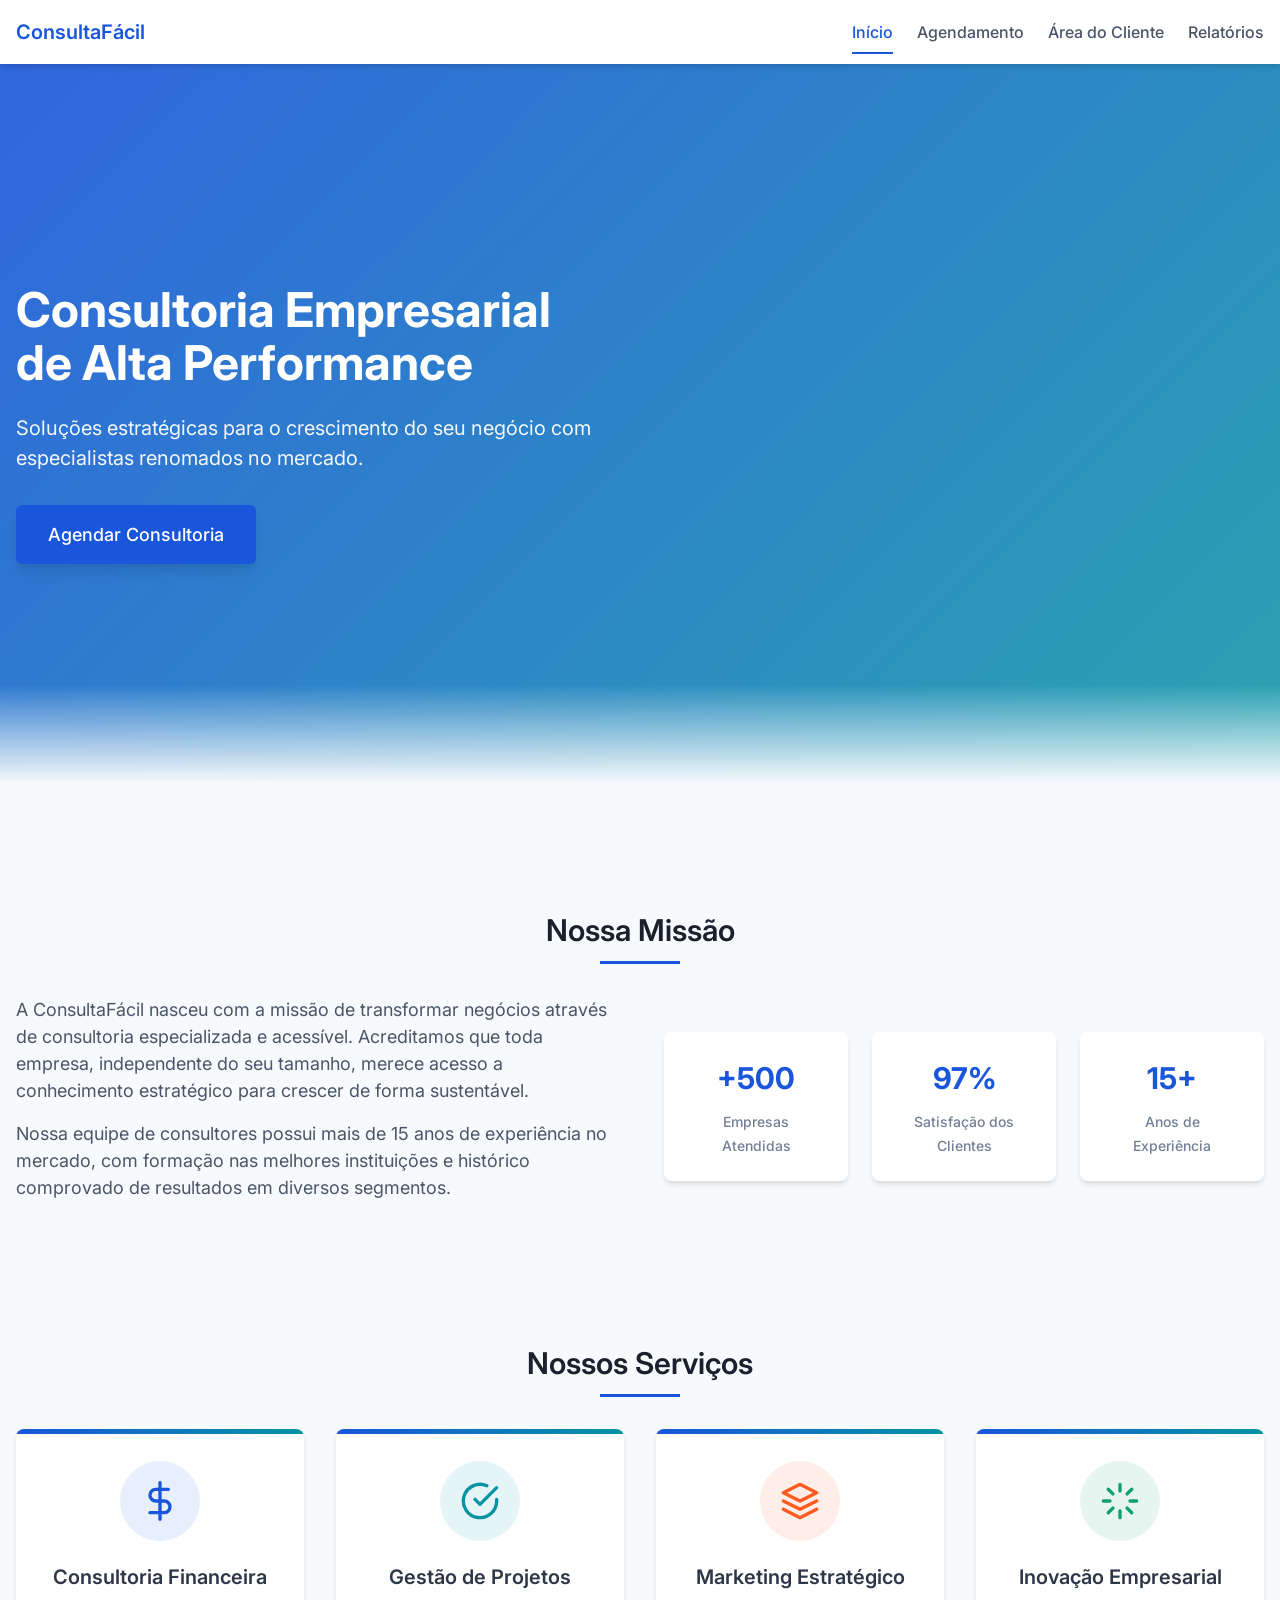
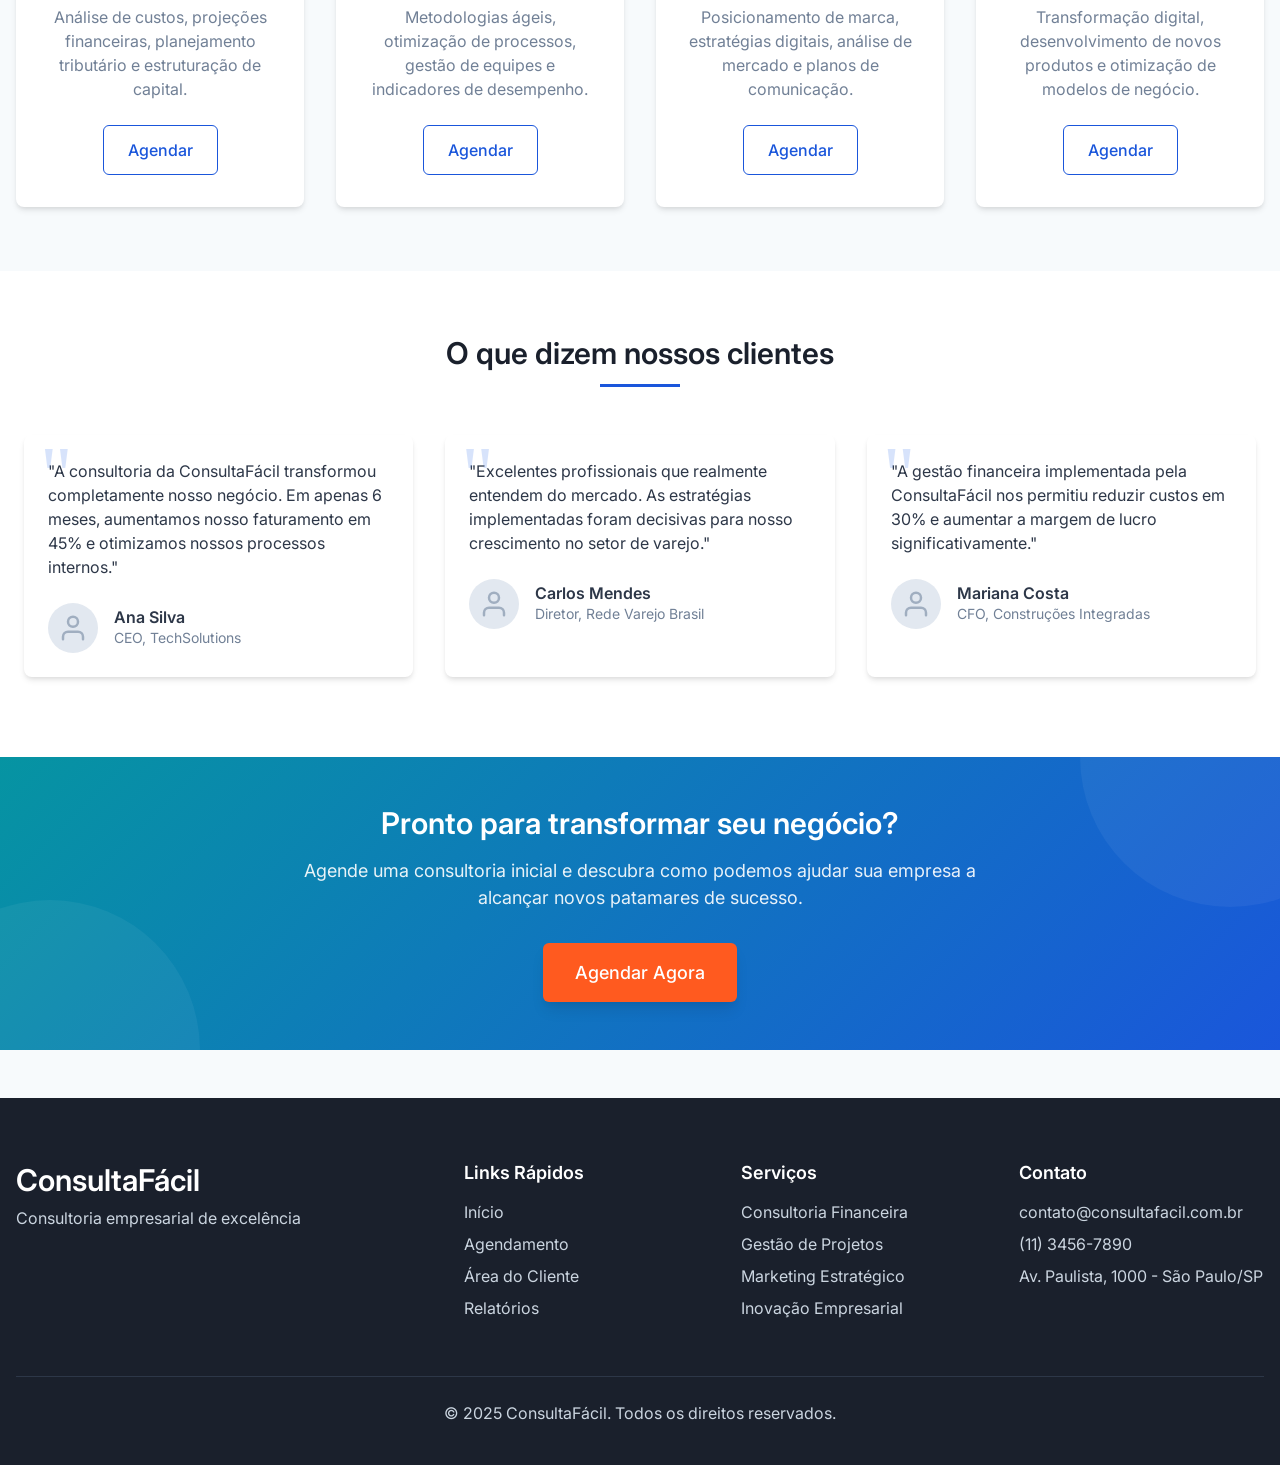
<file: index.html>
<!DOCTYPE html>
<html lang="pt-BR">
<head>
    <meta charset="UTF-8">
    <meta name="viewport" content="width=device-width, initial-scale=1.0">
    <title>ConsultaFácil - Consultoria Empresarial</title>
    <link rel="stylesheet" href="css/styles.css">
    <link rel="stylesheet" href="css/home.css">
    <link rel="preconnect" href="https://fonts.googleapis.com">
    <link rel="preconnect" href="https://fonts.gstatic.com" crossorigin>
    <link href="https://fonts.googleapis.com/css2?family=Inter:wght@300;400;500;600;700&display=swap" rel="stylesheet">
</head>
<body>
    <header class="header">
        <div class="container">
            <div class="logo">
                <h1>ConsultaFácil</h1>
            </div>
            <nav class="nav">
                <input type="checkbox" id="nav-toggle" class="nav-toggle">
                <label for="nav-toggle" class="nav-toggle-label">
                    <span></span>
                </label>
                <ul class="nav-menu">
                    <li><a href="index.html" class="active">Início</a></li>
                    <li><a href="agendamento.html">Agendamento</a></li>
                    <li><a href="clientes.html">Área do Cliente</a></li>
                    <li><a href="relatorios.html">Relatórios</a></li>
                </ul>
            </nav>
        </div>
    </header>

    <main>
        <section class="hero">
            <div class="container">
                <div class="hero-content">
                    <h2>Consultoria Empresarial<br>de Alta Performance</h2>
                    <p>Soluções estratégicas para o crescimento do seu negócio com especialistas renomados no mercado.</p>
                    <a href="agendamento.html" class="btn btn-primary">Agendar Consultoria</a>
                </div>
            </div>
        </section>

        <section class="about">
            <div class="container">
                <h2 class="section-title">Nossa Missão</h2>
                <div class="about-content">
                    <div class="about-text">
                        <p>A ConsultaFácil nasceu com a missão de transformar negócios através de consultoria especializada e acessível. Acreditamos que toda empresa, independente do seu tamanho, merece acesso a conhecimento estratégico para crescer de forma sustentável.</p>
                        <p>Nossa equipe de consultores possui mais de 15 anos de experiência no mercado, com formação nas melhores instituições e histórico comprovado de resultados em diversos segmentos.</p>
                    </div>
                    <div class="about-stats">
                        <div class="stat-card">
                            <span class="stat-number">+500</span>
                            <span class="stat-label">Empresas Atendidas</span>
                        </div>
                        <div class="stat-card">
                            <span class="stat-number">97%</span>
                            <span class="stat-label">Satisfação dos Clientes</span>
                        </div>
                        <div class="stat-card">
                            <span class="stat-number">15+</span>
                            <span class="stat-label">Anos de Experiência</span>
                        </div>
                    </div>
                </div>
            </div>
        </section>

        <section class="services">
            <div class="container">
                <h2 class="section-title">Nossos Serviços</h2>
                <div class="services-grid">
                    <div class="service-card">
                        <div class="service-icon finance"></div>
                        <h3>Consultoria Financeira</h3>
                        <p>Análise de custos, projeções financeiras, planejamento tributário e estruturação de capital.</p>
                        <a href="agendamento.html" class="btn btn-outline">Agendar</a>
                    </div>
                    <div class="service-card">
                        <div class="service-icon projects"></div>
                        <h3>Gestão de Projetos</h3>
                        <p>Metodologias ágeis, otimização de processos, gestão de equipes e indicadores de desempenho.</p>
                        <a href="agendamento.html" class="btn btn-outline">Agendar</a>
                    </div>
                    <div class="service-card">
                        <div class="service-icon marketing"></div>
                        <h3>Marketing Estratégico</h3>
                        <p>Posicionamento de marca, estratégias digitais, análise de mercado e planos de comunicação.</p>
                        <a href="agendamento.html" class="btn btn-outline">Agendar</a>
                    </div>
                    <div class="service-card">
                        <div class="service-icon innovation"></div>
                        <h3>Inovação Empresarial</h3>
                        <p>Transformação digital, desenvolvimento de novos produtos e otimização de modelos de negócio.</p>
                        <a href="agendamento.html" class="btn btn-outline">Agendar</a>
                    </div>
                </div>
            </div>
        </section>

        <section class="testimonials">
            <div class="container">
                <h2 class="section-title">O que dizem nossos clientes</h2>
                <div class="testimonials-slider">
                    <div class="testimonial-card">
                        <div class="testimonial-content">
                            <p>"A consultoria da ConsultaFácil transformou completamente nosso negócio. Em apenas 6 meses, aumentamos nosso faturamento em 45% e otimizamos nossos processos internos."</p>
                        </div>
                        <div class="testimonial-author">
                            <div class="author-avatar"></div>
                            <div class="author-info">
                                <h4>Ana Silva</h4>
                                <p>CEO, TechSolutions</p>
                            </div>
                        </div>
                    </div>
                    <div class="testimonial-card">
                        <div class="testimonial-content">
                            <p>"Excelentes profissionais que realmente entendem do mercado. As estratégias implementadas foram decisivas para nosso crescimento no setor de varejo."</p>
                        </div>
                        <div class="testimonial-author">
                            <div class="author-avatar"></div>
                            <div class="author-info">
                                <h4>Carlos Mendes</h4>
                                <p>Diretor, Rede Varejo Brasil</p>
                            </div>
                        </div>
                    </div>
                    <div class="testimonial-card">
                        <div class="testimonial-content">
                            <p>"A gestão financeira implementada pela ConsultaFácil nos permitiu reduzir custos em 30% e aumentar a margem de lucro significativamente."</p>
                        </div>
                        <div class="testimonial-author">
                            <div class="author-avatar"></div>
                            <div class="author-info">
                                <h4>Mariana Costa</h4>
                                <p>CFO, Construções Integradas</p>
                            </div>
                        </div>
                    </div>
                </div>
            </div>
        </section>

        <section class="cta">
            <div class="container">
                <div class="cta-content">
                    <h2>Pronto para transformar seu negócio?</h2>
                    <p>Agende uma consultoria inicial e descubra como podemos ajudar sua empresa a alcançar novos patamares de sucesso.</p>
                    <a href="agendamento.html" class="btn btn-accent">Agendar Agora</a>
                </div>
            </div>
        </section>
    </main>

    <footer class="footer">
        <div class="container">
            <div class="footer-content">
                <div class="footer-logo">
                    <h2>ConsultaFácil</h2>
                    <p>Consultoria empresarial de excelência</p>
                </div>
                <div class="footer-links">
                    <div class="footer-column">
                        <h3>Links Rápidos</h3>
                        <ul>
                            <li><a href="index.html">Início</a></li>
                            <li><a href="agendamento.html">Agendamento</a></li>
                            <li><a href="clientes.html">Área do Cliente</a></li>
                            <li><a href="relatorios.html">Relatórios</a></li>
                        </ul>
                    </div>
                    <div class="footer-column">
                        <h3>Serviços</h3>
                        <ul>
                            <li><a href="#">Consultoria Financeira</a></li>
                            <li><a href="#">Gestão de Projetos</a></li>
                            <li><a href="#">Marketing Estratégico</a></li>
                            <li><a href="#">Inovação Empresarial</a></li>
                        </ul>
                    </div>
                    <div class="footer-column">
                        <h3>Contato</h3>
                        <ul>
                            <li>contato@consultafacil.com.br</li>
                            <li>(11) 3456-7890</li>
                            <li>Av. Paulista, 1000 - São Paulo/SP</li>
                        </ul>
                    </div>
                </div>
            </div>
            <div class="footer-bottom">
                <p>&copy; 2025 ConsultaFácil. Todos os direitos reservados.</p>
            </div>
        </div>
    </footer>
</body>
</html>
</file>
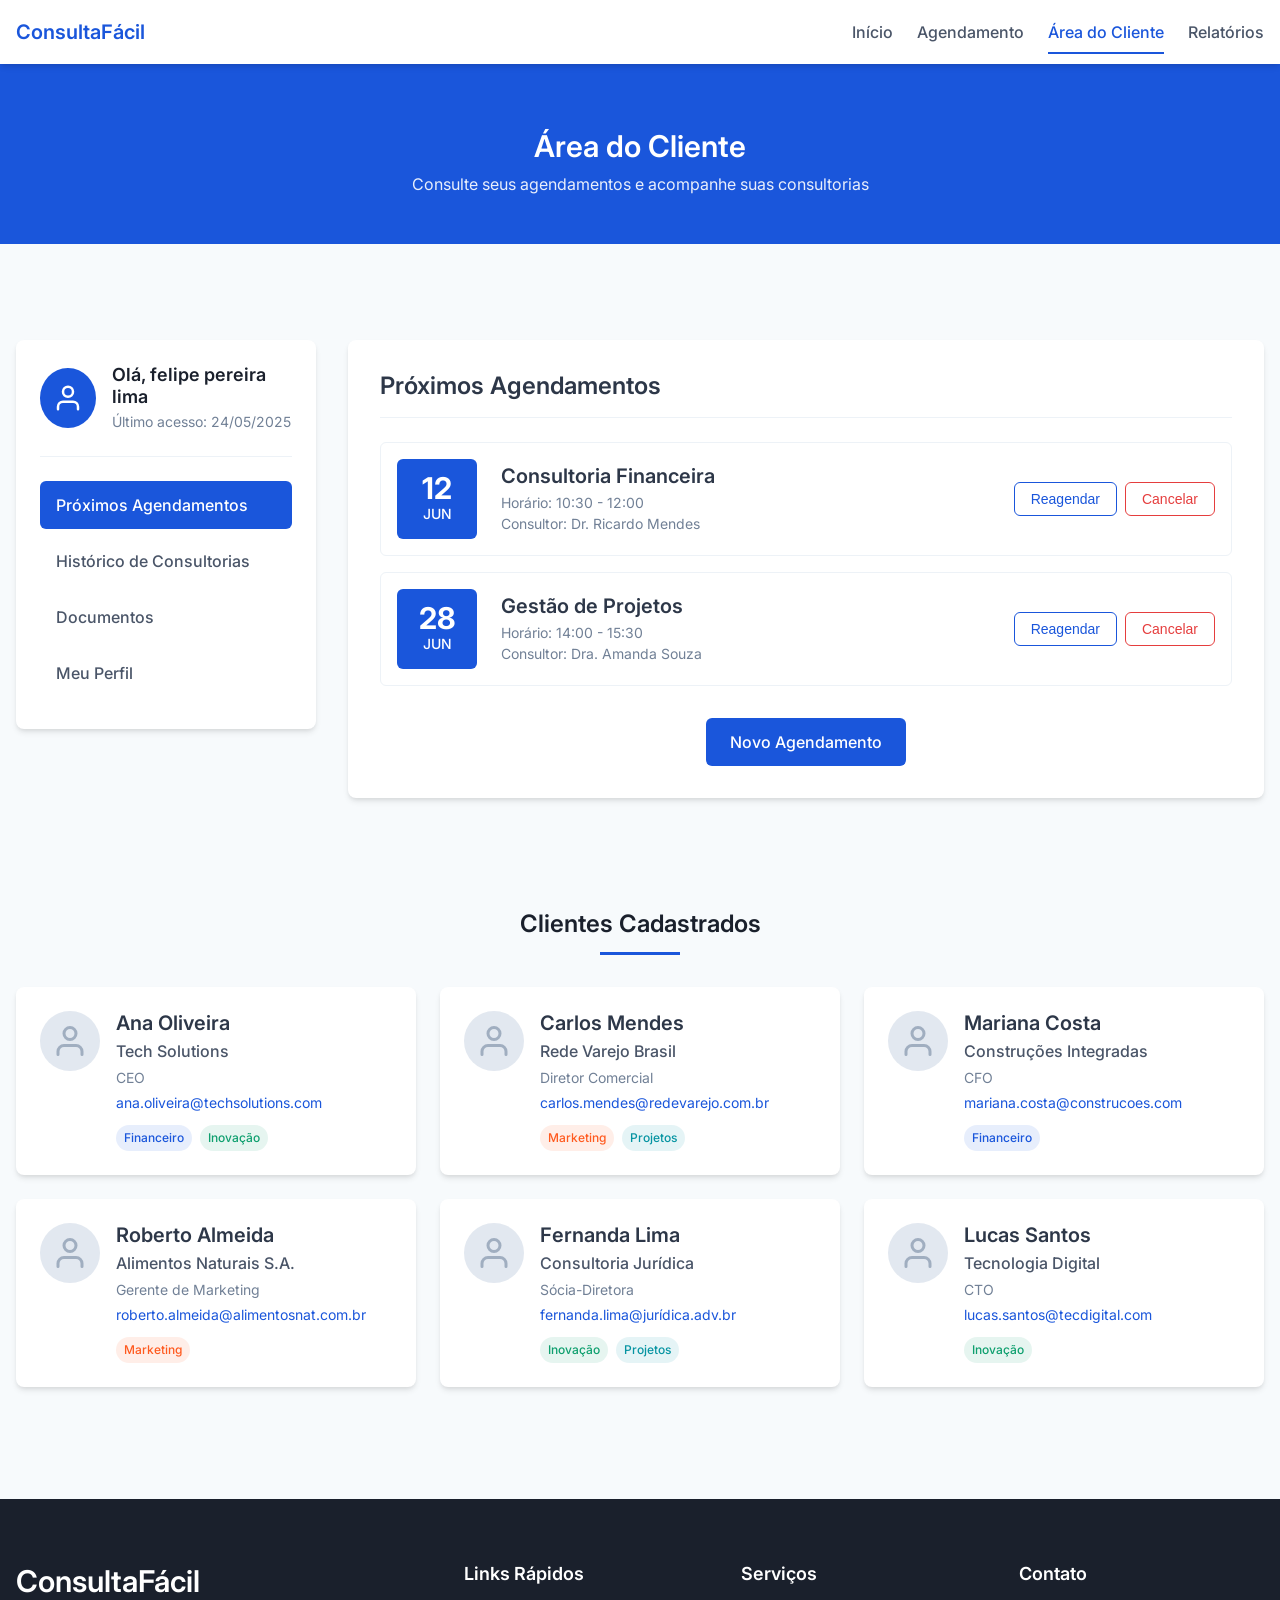
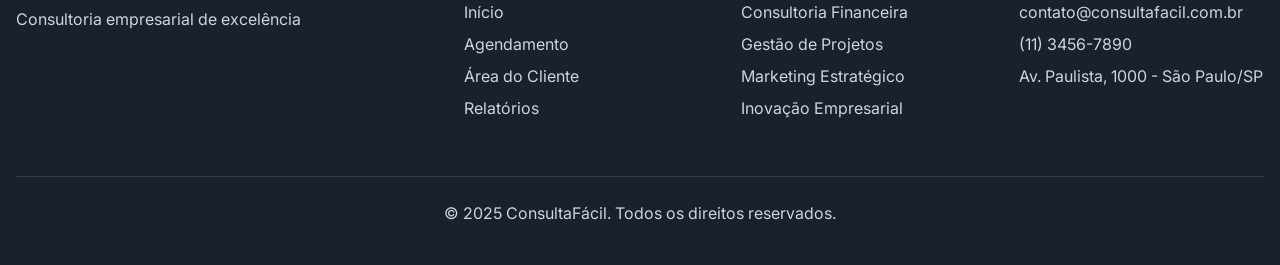
<file: clientes.html>
<!DOCTYPE html>
<html lang="pt-BR">
<head>
    <meta charset="UTF-8">
    <meta name="viewport" content="width=device-width, initial-scale=1.0">
    <title>Área do Cliente - ConsultaFácil</title>
    <link rel="stylesheet" href="css/styles.css">
    <link rel="stylesheet" href="css/clientes.css">
    <link rel="preconnect" href="https://fonts.googleapis.com">
    <link rel="preconnect" href="https://fonts.gstatic.com" crossorigin>
    <link href="https://fonts.googleapis.com/css2?family=Inter:wght@300;400;500;600;700&display=swap" rel="stylesheet">
</head>
<body>
    <header class="header">
        <div class="container">
            <div class="logo">
                <h1>ConsultaFácil</h1>
            </div>
            <nav class="nav">
                <input type="checkbox" id="nav-toggle" class="nav-toggle">
                <label for="nav-toggle" class="nav-toggle-label">
                    <span></span>
                </label>
                <ul class="nav-menu">
                    <li><a href="index.html">Início</a></li>
                    <li><a href="agendamento.html">Agendamento</a></li>
                    <li><a href="clientes.html" class="active">Área do Cliente</a></li>
                    <li><a href="relatorios.html">Relatórios</a></li>
                </ul>
            </nav>
        </div>
    </header>

    <main>
        <section class="page-header">
            <div class="container">
                <h2>Área do Cliente</h2>
                <p>Consulte seus agendamentos e acompanhe suas consultorias</p>
            </div>
        </section>

        <section class="client-dashboard">
            <div class="container">
                <div class="dashboard-grid">
                    <aside class="sidebar">
                        <div class="user-profile">
                            <div class="user-avatar"></div>
                            <div class="user-info">
                                <h3>Olá, felipe pereira lima</h3>
                                <p>Último acesso: 24/05/2025</p>
                            </div>
                        </div>
                        <nav class="sidebar-nav">
                            <ul>
                                <li class="active"><a href="#" data-tab="upcoming">Próximos Agendamentos</a></li>
                                <li><a href="#" data-tab="history">Histórico de Consultorias</a></li>
                                <li><a href="#" data-tab="documents">Documentos</a></li>
                                <li><a href="#" data-tab="profile">Meu Perfil</a></li>
                            </ul>
                        </nav>
                    </aside>

                    <div class="dashboard-content">
                        <div class="dashboard-tab active" id="upcoming">
                            <h3>Próximos Agendamentos</h3>
                            <div class="appointments-list">
                                <div class="appointment-card">
                                    <div class="appointment-date">
                                        <span class="day">12</span>
                                        <span class="month">JUN</span>
                                    </div>
                                    <div class="appointment-details">
                                        <h4>Consultoria Financeira</h4>
                                        <p>Horário: 10:30 - 12:00</p>
                                        <p>Consultor: Dr. Ricardo Mendes</p>
                                    </div>
                                    <div class="appointment-actions">
                                        <button class="btn btn-sm btn-outline">Reagendar</button>
                                        <button class="btn btn-sm btn-error">Cancelar</button>
                                    </div>
                                </div>
                                <div class="appointment-card">
                                    <div class="appointment-date">
                                        <span class="day">28</span>
                                        <span class="month">JUN</span>
                                    </div>
                                    <div class="appointment-details">
                                        <h4>Gestão de Projetos</h4>
                                        <p>Horário: 14:00 - 15:30</p>
                                        <p>Consultor: Dra. Amanda Souza</p>
                                    </div>
                                    <div class="appointment-actions">
                                        <button class="btn btn-sm btn-outline">Reagendar</button>
                                        <button class="btn btn-sm btn-error">Cancelar</button>
                                    </div>
                                </div>
                            </div>
                            <div class="dashboard-actions">
                                <a href="agendamento.html" class="btn btn-primary">Novo Agendamento</a>
                            </div>
                        </div>

                        <div class="dashboard-tab" id="history">
                            <h3>Histórico de Consultorias</h3>
                            <div class="history-list">
                                <div class="history-card completed">
                                    <div class="history-icon"></div>
                                    <div class="history-details">
                                        <h4>Consultoria Financeira</h4>
                                        <p>Data: 15/04/2025 | Horário: 10:30 - 12:00</p>
                                        <p>Consultor: Dr. Ricardo Mendes</p>
                                        <div class="status-badge completed">Concluída</div>
                                    </div>
                                    <div class="history-actions">
                                        <button class="btn btn-sm btn-outline">Ver Relatório</button>
                                    </div>
                                </div>
                                <div class="history-card completed">
                                    <div class="history-icon"></div>
                                    <div class="history-details">
                                        <h4>Marketing Estratégico</h4>
                                        <p>Data: 28/03/2025 | Horário: 14:00 - 15:30</p>
                                        <p>Consultor: Dra. Patrícia Lima</p>
                                        <div class="status-badge completed">Concluída</div>
                                    </div>
                                    <div class="history-actions">
                                        <button class="btn btn-sm btn-outline">Ver Relatório</button>
                                    </div>
                                </div>
                                <div class="history-card cancelled">
                                    <div class="history-icon"></div>
                                    <div class="history-details">
                                        <h4>Inovação Empresarial</h4>
                                        <p>Data: 10/03/2025 | Horário: 09:00 - 10:30</p>
                                        <p>Consultor: Dr. Fernando Costa</p>
                                        <div class="status-badge cancelled">Cancelada</div>
                                    </div>
                                    <div class="history-actions">
                                        <button class="btn btn-sm btn-outline">Reagendar</button>
                                    </div>
                                </div>
                            </div>
                        </div>

                        <div class="dashboard-tab" id="documents">
                            <h3>Documentos e Relatórios</h3>
                            <div class="documents-list">
                                <div class="document-card">
                                    <div class="document-icon pdf"></div>
                                    <div class="document-info">
                                        <h4>Relatório Financeiro - Abril/2025</h4>
                                        <p>Enviado em: 16/04/2025</p>
                                    </div>
                                    <div class="document-actions">
                                        <button class="btn btn-sm btn-outline">Visualizar</button>
                                        <button class="btn btn-sm btn-primary">Download</button>
                                    </div>
                                </div>
                                <div class="document-card">
                                    <div class="document-icon doc"></div>
                                    <div class="document-info">
                                        <h4>Plano de Ação - Marketing</h4>
                                        <p>Enviado em: 29/03/2025</p>
                                    </div>
                                    <div class="document-actions">
                                        <button class="btn btn-sm btn-outline">Visualizar</button>
                                        <button class="btn btn-sm btn-primary">Download</button>
                                    </div>
                                </div>
                                <div class="document-card">
                                    <div class="document-icon xls"></div>
                                    <div class="document-info">
                                        <h4>Análise de Indicadores - Q1/2025</h4>
                                        <p>Enviado em: 05/04/2025</p>
                                    </div>
                                    <div class="document-actions">
                                        <button class="btn btn-sm btn-outline">Visualizar</button>
                                        <button class="btn btn-sm btn-primary">Download</button>
                                    </div>
                                </div>
                            </div>
                        </div>

                        <div class="dashboard-tab" id="profile">
                            <h3>Meu Perfil</h3>
                            <form class="profile-form">
                                <div class="form-group">
                                    <label for="profile-name">Nome Completo</label>
                                    <input type="text" id="profile-name" value="João Silva" readonly>
                                </div>
                                <div class="form-group">
                                    <label for="profile-email">E-mail</label>
                                    <input type="email" id="profile-email" value="joao.silva@empresa.com.br" readonly>
                                </div>
                                <div class="form-group">
                                    <label for="profile-phone">Telefone</label>
                                    <input type="tel" id="profile-phone" value="(11) 98765-4321" readonly>
                                </div>
                                <div class="form-group">
                                    <label for="profile-company">Empresa</label>
                                    <input type="text" id="profile-company" value="Silva & Associados Ltda." readonly>
                                </div>
                                <div class="form-group">
                                    <label for="profile-position">Cargo</label>
                                    <input type="text" id="profile-position" value="Diretor Financeiro" readonly>
                                </div>
                                <div class="profile-actions">
                                    <button type="button" class="btn btn-outline">Solicitar Alteração</button>
                                    <button type="button" class="btn btn-primary">Alterar Senha</button>
                                </div>
                            </form>
                        </div>
                    </div>
                </div>
            </div>
        </section>

        <section class="clients-section">
            <div class="container">
                <h3 class="section-title">Clientes Cadastrados</h3>
                <div class="clients-grid">
                    <div class="client-card">
                        <div class="client-avatar"></div>
                        <div class="client-info">
                            <h4>Ana Oliveira</h4>
                            <p class="client-company">Tech Solutions</p>
                            <p class="client-position">CEO</p>
                            <p class="client-email">ana.oliveira@techsolutions.com</p>
                            <div class="client-tags">
                                <span class="tag financial">Financeiro</span>
                                <span class="tag innovation">Inovação</span>
                            </div>
                        </div>
                    </div>
                    <div class="client-card">
                        <div class="client-avatar"></div>
                        <div class="client-info">
                            <h4>Carlos Mendes</h4>
                            <p class="client-company">Rede Varejo Brasil</p>
                            <p class="client-position">Diretor Comercial</p>
                            <p class="client-email">carlos.mendes@redevarejo.com.br</p>
                            <div class="client-tags">
                                <span class="tag marketing">Marketing</span>
                                <span class="tag projects">Projetos</span>
                            </div>
                        </div>
                    </div>
                    <div class="client-card">
                        <div class="client-avatar"></div>
                        <div class="client-info">
                            <h4>Mariana Costa</h4>
                            <p class="client-company">Construções Integradas</p>
                            <p class="client-position">CFO</p>
                            <p class="client-email">mariana.costa@construcoes.com</p>
                            <div class="client-tags">
                                <span class="tag financial">Financeiro</span>
                            </div>
                        </div>
                    </div>
                    <div class="client-card">
                        <div class="client-avatar"></div>
                        <div class="client-info">
                            <h4>Roberto Almeida</h4>
                            <p class="client-company">Alimentos Naturais S.A.</p>
                            <p class="client-position">Gerente de Marketing</p>
                            <p class="client-email">roberto.almeida@alimentosnat.com.br</p>
                            <div class="client-tags">
                                <span class="tag marketing">Marketing</span>
                            </div>
                        </div>
                    </div>
                    <div class="client-card">
                        <div class="client-avatar"></div>
                        <div class="client-info">
                            <h4>Fernanda Lima</h4>
                            <p class="client-company">Consultoria Jurídica</p>
                            <p class="client-position">Sócia-Diretora</p>
                            <p class="client-email">fernanda.lima@jurídica.adv.br</p>
                            <div class="client-tags">
                                <span class="tag innovation">Inovação</span>
                                <span class="tag projects">Projetos</span>
                            </div>
                        </div>
                    </div>
                    <div class="client-card">
                        <div class="client-avatar"></div>
                        <div class="client-info">
                            <h4>Lucas Santos</h4>
                            <p class="client-company">Tecnologia Digital</p>
                            <p class="client-position">CTO</p>
                            <p class="client-email">lucas.santos@tecdigital.com</p>
                            <div class="client-tags">
                                <span class="tag innovation">Inovação</span>
                            </div>
                        </div>
                    </div>
                </div>
            </div>
        </section>
    </main>

    <footer class="footer">
        <div class="container">
            <div class="footer-content">
                <div class="footer-logo">
                    <h2>ConsultaFácil</h2>
                    <p>Consultoria empresarial de excelência</p>
                </div>
                <div class="footer-links">
                    <div class="footer-column">
                        <h3>Links Rápidos</h3>
                        <ul>
                            <li><a href="index.html">Início</a></li>
                            <li><a href="agendamento.html">Agendamento</a></li>
                            <li><a href="clientes.html">Área do Cliente</a></li>
                            <li><a href="relatorios.html">Relatórios</a></li>
                        </ul>
                    </div>
                    <div class="footer-column">
                        <h3>Serviços</h3>
                        <ul>
                            <li><a href="#">Consultoria Financeira</a></li>
                            <li><a href="#">Gestão de Projetos</a></li>
                            <li><a href="#">Marketing Estratégico</a></li>
                            <li><a href="#">Inovação Empresarial</a></li>
                        </ul>
                    </div>
                    <div class="footer-column">
                        <h3>Contato</h3>
                        <ul>
                            <li>contato@consultafacil.com.br</li>
                            <li>(11) 3456-7890</li>
                            <li>Av. Paulista, 1000 - São Paulo/SP</li>
                        </ul>
                    </div>
                </div>
            </div>
            <div class="footer-bottom">
                <p>&copy; 2025 ConsultaFácil. Todos os direitos reservados.</p>
            </div>
        </div>
    </footer>
</body>
</html>
</file>
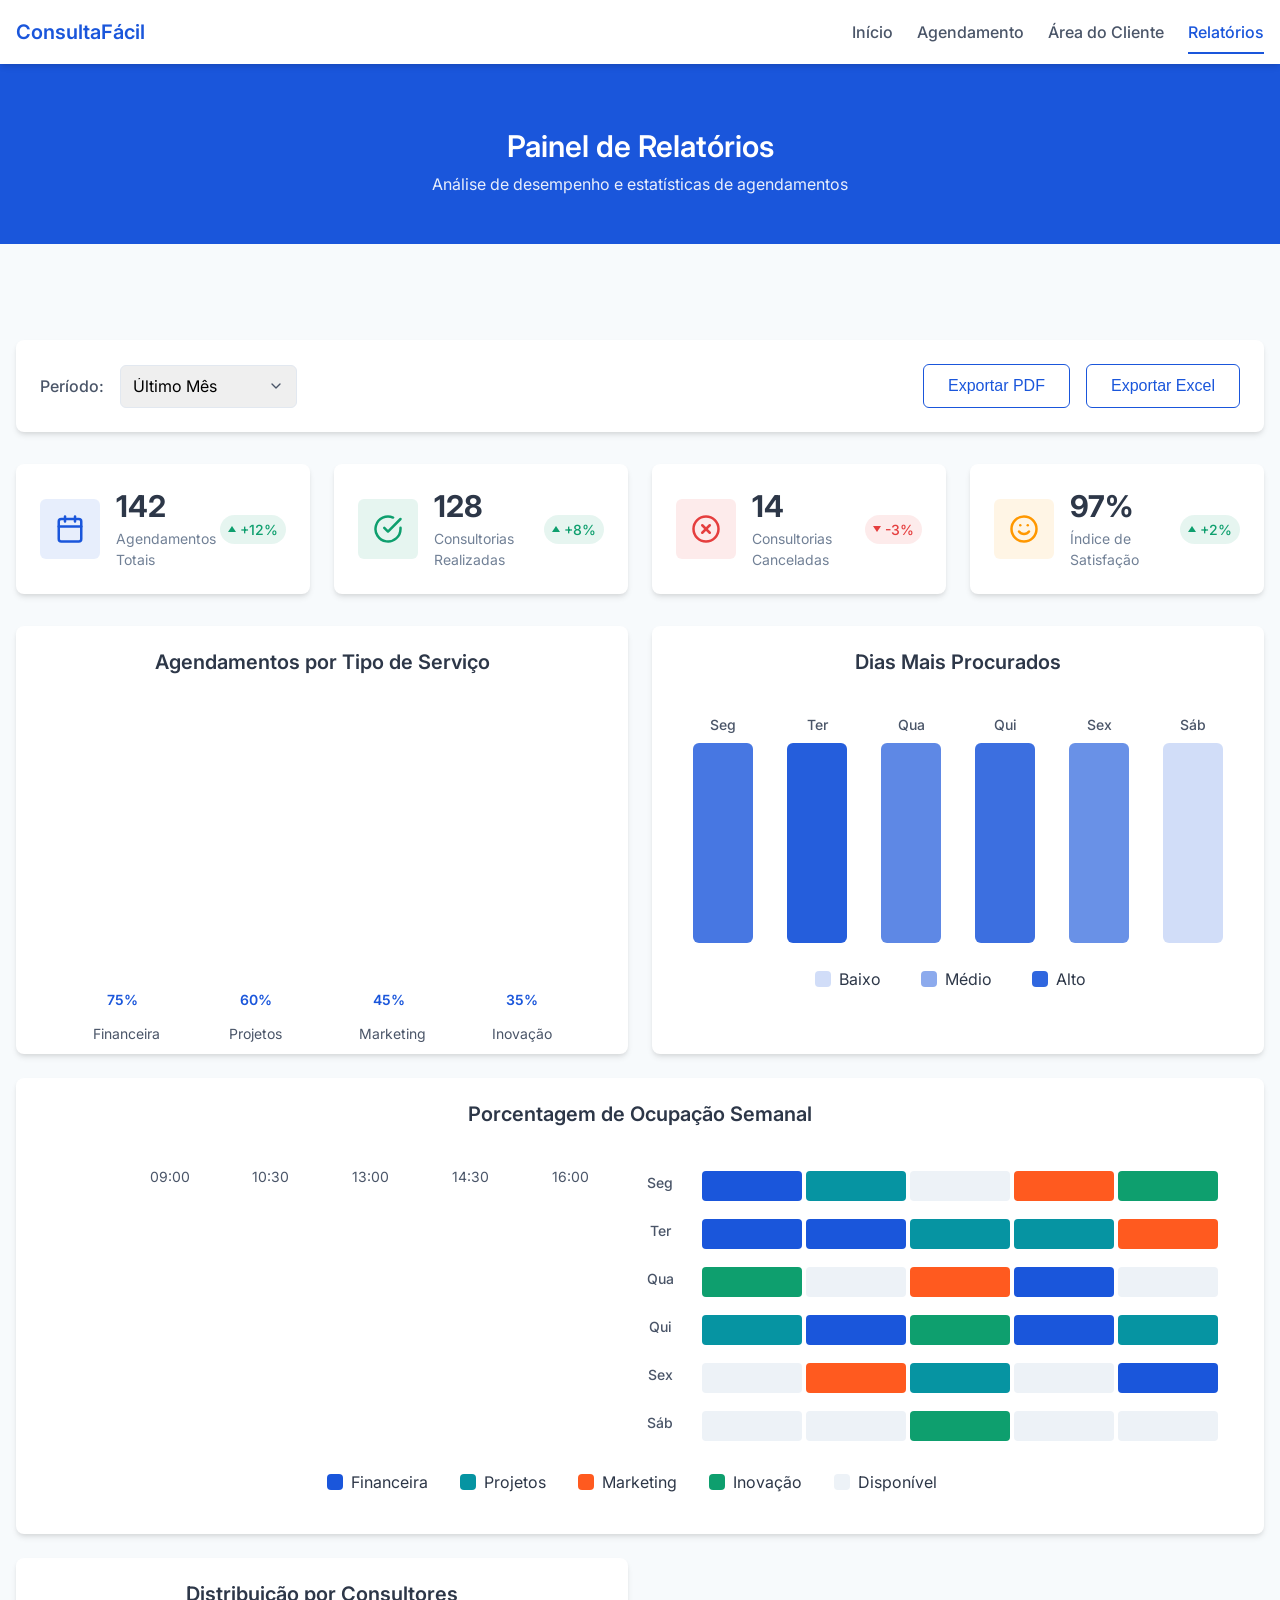
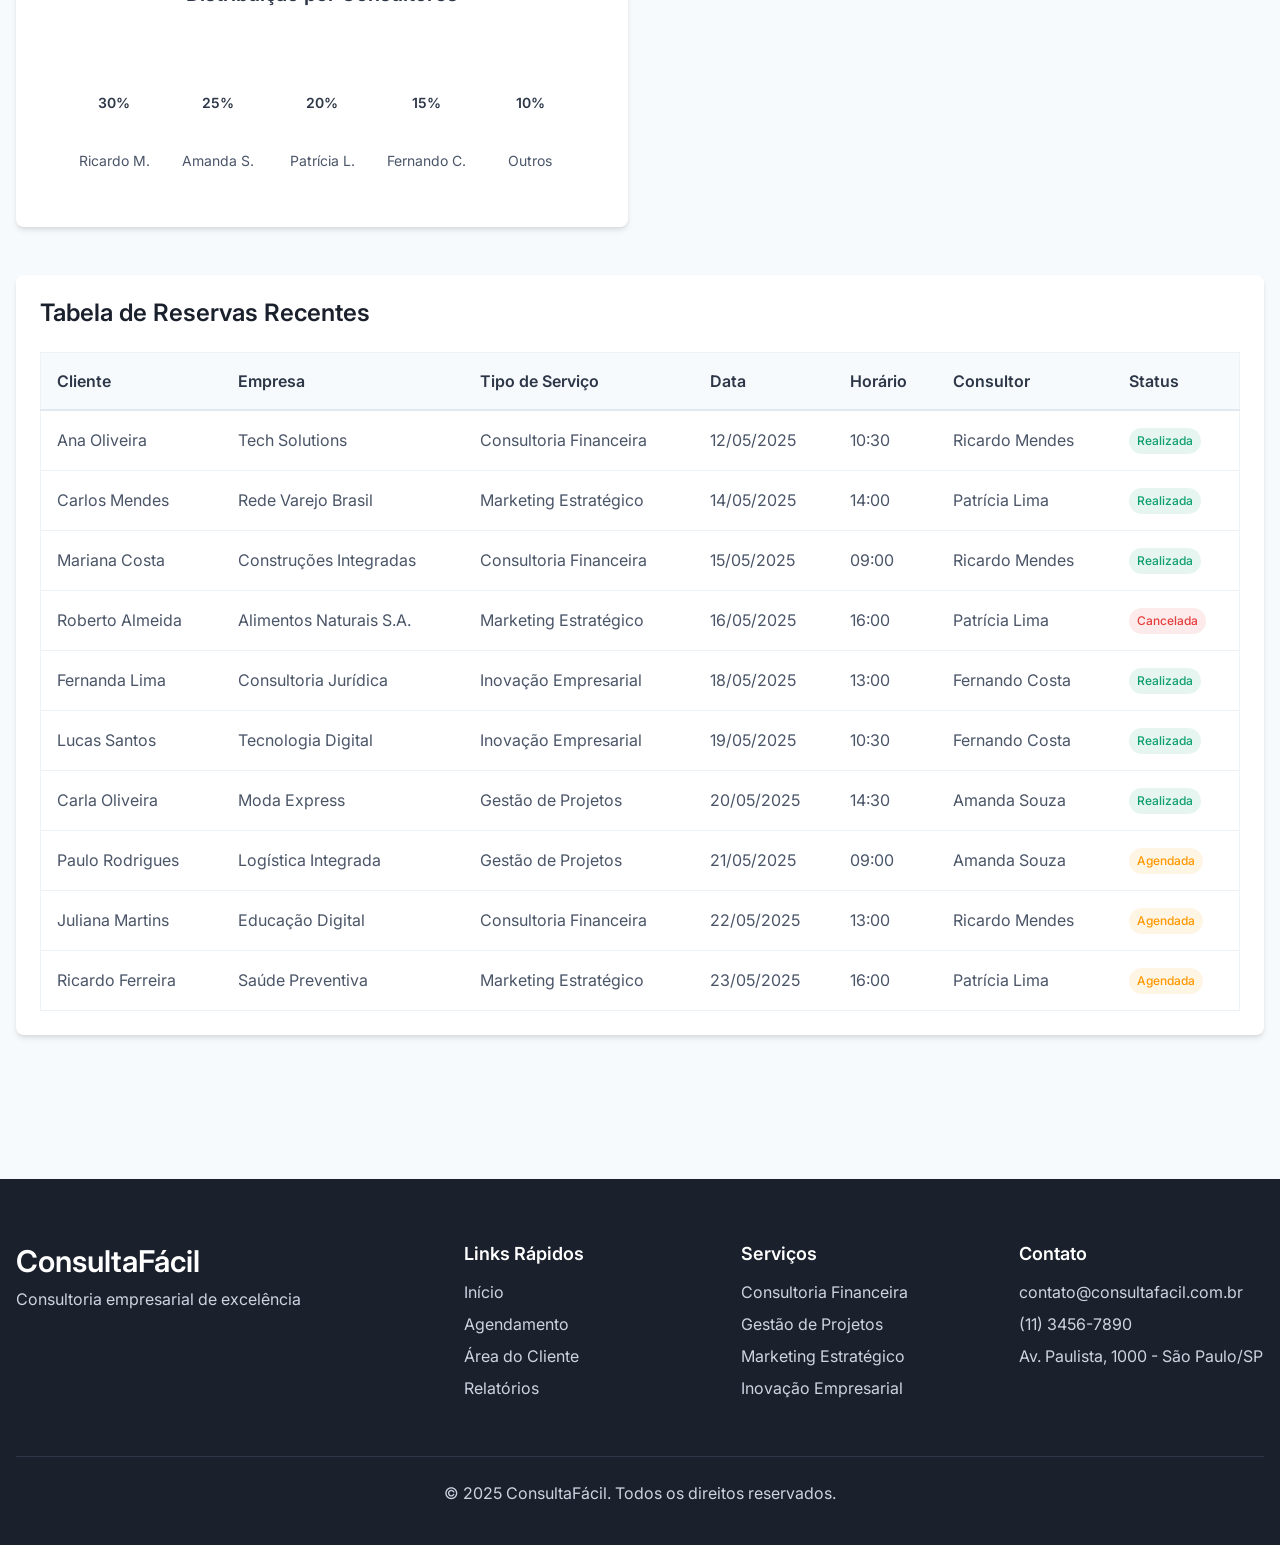
<file: relatorios.html>
<!DOCTYPE html>
<html lang="pt-BR">
<head>
    <meta charset="UTF-8">
    <meta name="viewport" content="width=device-width, initial-scale=1.0">
    <title>Relatórios - ConsultaFácil</title>
    <link rel="stylesheet" href="css/styles.css">
    <link rel="stylesheet" href="css/relatorios.css">
    <link rel="preconnect" href="https://fonts.googleapis.com">
    <link rel="preconnect" href="https://fonts.gstatic.com" crossorigin>
    <link href="https://fonts.googleapis.com/css2?family=Inter:wght@300;400;500;600;700&display=swap" rel="stylesheet">
</head>
<body>
    <header class="header">
        <div class="container">
            <div class="logo">
                <h1>ConsultaFácil</h1>
            </div>
            <nav class="nav">
                <input type="checkbox" id="nav-toggle" class="nav-toggle">
                <label for="nav-toggle" class="nav-toggle-label">
                    <span></span>
                </label>
                <ul class="nav-menu">
                    <li><a href="index.html">Início</a></li>
                    <li><a href="agendamento.html">Agendamento</a></li>
                    <li><a href="clientes.html">Área do Cliente</a></li>
                    <li><a href="relatorios.html" class="active">Relatórios</a></li>
                </ul>
            </nav>
        </div>
    </header>

    <main>
        <section class="page-header">
            <div class="container">
                <h2>Painel de Relatórios</h2>
                <p>Análise de desempenho e estatísticas de agendamentos</p>
            </div>
        </section>

        <section class="reports-dashboard">
            <div class="container">
                <div class="dashboard-header">
                    <div class="date-filter">
                        <label for="report-period">Período:</label>
                        <select id="report-period">
                            <option value="week">Última Semana</option>
                            <option value="month" selected>Último Mês</option>
                            <option value="quarter">Último Trimestre</option>
                            <option value="year">Último Ano</option>
                        </select>
                    </div>
                    <div class="dashboard-actions">
                        <button class="btn btn-outline">Exportar PDF</button>
                        <button class="btn btn-outline">Exportar Excel</button>
                    </div>
                </div>

                <div class="stats-cards">
                    <div class="stat-card">
                        <div class="stat-icon bookings"></div>
                        <div class="stat-info">
                            <h3>142</h3>
                            <p>Agendamentos Totais</p>
                        </div>
                        <div class="stat-trend up">
                            <span>+12%</span>
                        </div>
                    </div>
                    <div class="stat-card">
                        <div class="stat-icon completed"></div>
                        <div class="stat-info">
                            <h3>128</h3>
                            <p>Consultorias Realizadas</p>
                        </div>
                        <div class="stat-trend up">
                            <span>+8%</span>
                        </div>
                    </div>
                    <div class="stat-card">
                        <div class="stat-icon canceled"></div>
                        <div class="stat-info">
                            <h3>14</h3>
                            <p>Consultorias Canceladas</p>
                        </div>
                        <div class="stat-trend down">
                            <span>-3%</span>
                        </div>
                    </div>
                    <div class="stat-card">
                        <div class="stat-icon satisfaction"></div>
                        <div class="stat-info">
                            <h3>97%</h3>
                            <p>Índice de Satisfação</p>
                        </div>
                        <div class="stat-trend up">
                            <span>+2%</span>
                        </div>
                    </div>
                </div>

                <div class="chart-grid">
                    <div class="chart-card">
                        <h3>Agendamentos por Tipo de Serviço</h3>
                        <div class="css-chart bar-chart">
                            <div class="chart-bars">
                                <div class="chart-bar" style="--size: 75%;">
                                    <div class="chart-bar-label">Financeira</div>
                                    <span class="chart-value">75%</span>
                                </div>
                                <div class="chart-bar" style="--size: 60%;">
                                    <div class="chart-bar-label">Projetos</div>
                                    <span class="chart-value">60%</span>
                                </div>
                                <div class="chart-bar" style="--size: 45%;">
                                    <div class="chart-bar-label">Marketing</div>
                                    <span class="chart-value">45%</span>
                                </div>
                                <div class="chart-bar" style="--size: 35%;">
                                    <div class="chart-bar-label">Inovação</div>
                                    <span class="chart-value">35%</span>
                                </div>
                            </div>
                        </div>
                    </div>
                    <div class="chart-card">
                        <h3>Dias Mais Procurados</h3>
                        <div class="css-chart heat-chart">
                            <div class="days-grid">
                                <div class="day-column">
                                    <div class="day-label">Seg</div>
                                    <div class="heat-cell" style="--heat: 80%;"></div>
                                </div>
                                <div class="day-column">
                                    <div class="day-label">Ter</div>
                                    <div class="heat-cell" style="--heat: 95%;"></div>
                                </div>
                                <div class="day-column">
                                    <div class="day-label">Qua</div>
                                    <div class="heat-cell" style="--heat: 70%;"></div>
                                </div>
                                <div class="day-column">
                                    <div class="day-label">Qui</div>
                                    <div class="heat-cell" style="--heat: 85%;"></div>
                                </div>
                                <div class="day-column">
                                    <div class="day-label">Sex</div>
                                    <div class="heat-cell" style="--heat: 65%;"></div>
                                </div>
                                <div class="day-column">
                                    <div class="day-label">Sáb</div>
                                    <div class="heat-cell" style="--heat: 20%;"></div>
                                </div>
                            </div>
                            <div class="heat-legend">
                                <div class="legend-item">
                                    <div class="legend-color" style="--color: rgba(26, 86, 219, 0.2);"></div>
                                    <span>Baixo</span>
                                </div>
                                <div class="legend-item">
                                    <div class="legend-color" style="--color: rgba(26, 86, 219, 0.5);"></div>
                                    <span>Médio</span>
                                </div>
                                <div class="legend-item">
                                    <div class="legend-color" style="--color: rgba(26, 86, 219, 0.9);"></div>
                                    <span>Alto</span>
                                </div>
                            </div>
                        </div>
                    </div>
                    <div class="chart-card wide">
                        <h3>Porcentagem de Ocupação Semanal</h3>
                        <div class="css-chart occupation-chart">
                            <div class="occupation-grid">
                                <div class="time-labels">
                                    <div class="time-label">09:00</div>
                                    <div class="time-label">10:30</div>
                                    <div class="time-label">13:00</div>
                                    <div class="time-label">14:30</div>
                                    <div class="time-label">16:00</div>
                                </div>
                                <div class="occupation-cells">
                                    <div class="day-row">
                                        <div class="day-label">Seg</div>
                                        <div class="cell occupied financial"></div>
                                        <div class="cell occupied projects"></div>
                                        <div class="cell free"></div>
                                        <div class="cell occupied marketing"></div>
                                        <div class="cell occupied innovation"></div>
                                    </div>
                                    <div class="day-row">
                                        <div class="day-label">Ter</div>
                                        <div class="cell occupied financial"></div>
                                        <div class="cell occupied financial"></div>
                                        <div class="cell occupied projects"></div>
                                        <div class="cell occupied projects"></div>
                                        <div class="cell occupied marketing"></div>
                                    </div>
                                    <div class="day-row">
                                        <div class="day-label">Qua</div>
                                        <div class="cell occupied innovation"></div>
                                        <div class="cell free"></div>
                                        <div class="cell occupied marketing"></div>
                                        <div class="cell occupied financial"></div>
                                        <div class="cell free"></div>
                                    </div>
                                    <div class="day-row">
                                        <div class="day-label">Qui</div>
                                        <div class="cell occupied projects"></div>
                                        <div class="cell occupied financial"></div>
                                        <div class="cell occupied innovation"></div>
                                        <div class="cell occupied financial"></div>
                                        <div class="cell occupied projects"></div>
                                    </div>
                                    <div class="day-row">
                                        <div class="day-label">Sex</div>
                                        <div class="cell free"></div>
                                        <div class="cell occupied marketing"></div>
                                        <div class="cell occupied projects"></div>
                                        <div class="cell free"></div>
                                        <div class="cell occupied financial"></div>
                                    </div>
                                    <div class="day-row">
                                        <div class="day-label">Sáb</div>
                                        <div class="cell free"></div>
                                        <div class="cell free"></div>
                                        <div class="cell occupied innovation"></div>
                                        <div class="cell free"></div>
                                        <div class="cell free"></div>
                                    </div>
                                </div>
                            </div>
                            <div class="chart-legend">
                                <div class="legend-item">
                                    <div class="legend-color financial"></div>
                                    <span>Financeira</span>
                                </div>
                                <div class="legend-item">
                                    <div class="legend-color projects"></div>
                                    <span>Projetos</span>
                                </div>
                                <div class="legend-item">
                                    <div class="legend-color marketing"></div>
                                    <span>Marketing</span>
                                </div>
                                <div class="legend-item">
                                    <div class="legend-color innovation"></div>
                                    <span>Inovação</span>
                                </div>
                                <div class="legend-item">
                                    <div class="legend-color free"></div>
                                    <span>Disponível</span>
                                </div>
                            </div>
                        </div>
                    </div>
                    <div class="chart-card">
                        <h3>Distribuição por Consultores</h3>
                        <div class="css-chart circle-chart">
                            <div class="circle-container">
                                <div class="circle-wrapper">
                                    <div class="circle-progress" style="--percentage: 30%; --color: var(--primary-color);">
                                        <div class="circle-label">30%</div>
                                    </div>
                                    <div class="progress-label">Ricardo M.</div>
                                </div>
                                <div class="circle-wrapper">
                                    <div class="circle-progress" style="--percentage: 25%; --color: var(--secondary-color);">
                                        <div class="circle-label">25%</div>
                                    </div>
                                    <div class="progress-label">Amanda S.</div>
                                </div>
                                <div class="circle-wrapper">
                                    <div class="circle-progress" style="--percentage: 20%; --color: var(--accent-color);">
                                        <div class="circle-label">20%</div>
                                    </div>
                                    <div class="progress-label">Patrícia L.</div>
                                </div>
                                <div class="circle-wrapper">
                                    <div class="circle-progress" style="--percentage: 15%; --color: var(--success-color);">
                                        <div class="circle-label">15%</div>
                                    </div>
                                    <div class="progress-label">Fernando C.</div>
                                </div>
                                <div class="circle-wrapper">
                                    <div class="circle-progress" style="--percentage: 10%; --color: var(--warning-color);">
                                        <div class="circle-label">10%</div>
                                    </div>
                                    <div class="progress-label">Outros</div>
                                </div>
                            </div>
                        </div>
                    </div>
                </div>

                <div class="reports-table-container">
                    <h3>Tabela de Reservas Recentes</h3>
                    <div class="table-wrapper">
                        <table class="reports-table">
                            <thead>
                                <tr>
                                    <th>Cliente</th>
                                    <th>Empresa</th>
                                    <th>Tipo de Serviço</th>
                                    <th>Data</th>
                                    <th>Horário</th>
                                    <th>Consultor</th>
                                    <th>Status</th>
                                </tr>
                            </thead>
                            <tbody>
                                <tr>
                                    <td>Ana Oliveira</td>
                                    <td>Tech Solutions</td>
                                    <td>Consultoria Financeira</td>
                                    <td>12/05/2025</td>
                                    <td>10:30</td>
                                    <td>Ricardo Mendes</td>
                                    <td><span class="status completed">Realizada</span></td>
                                </tr>
                                <tr>
                                    <td>Carlos Mendes</td>
                                    <td>Rede Varejo Brasil</td>
                                    <td>Marketing Estratégico</td>
                                    <td>14/05/2025</td>
                                    <td>14:00</td>
                                    <td>Patrícia Lima</td>
                                    <td><span class="status completed">Realizada</span></td>
                                </tr>
                                <tr>
                                    <td>Mariana Costa</td>
                                    <td>Construções Integradas</td>
                                    <td>Consultoria Financeira</td>
                                    <td>15/05/2025</td>
                                    <td>09:00</td>
                                    <td>Ricardo Mendes</td>
                                    <td><span class="status completed">Realizada</span></td>
                                </tr>
                                <tr>
                                    <td>Roberto Almeida</td>
                                    <td>Alimentos Naturais S.A.</td>
                                    <td>Marketing Estratégico</td>
                                    <td>16/05/2025</td>
                                    <td>16:00</td>
                                    <td>Patrícia Lima</td>
                                    <td><span class="status cancelled">Cancelada</span></td>
                                </tr>
                                <tr>
                                    <td>Fernanda Lima</td>
                                    <td>Consultoria Jurídica</td>
                                    <td>Inovação Empresarial</td>
                                    <td>18/05/2025</td>
                                    <td>13:00</td>
                                    <td>Fernando Costa</td>
                                    <td><span class="status completed">Realizada</span></td>
                                </tr>
                                <tr>
                                    <td>Lucas Santos</td>
                                    <td>Tecnologia Digital</td>
                                    <td>Inovação Empresarial</td>
                                    <td>19/05/2025</td>
                                    <td>10:30</td>
                                    <td>Fernando Costa</td>
                                    <td><span class="status completed">Realizada</span></td>
                                </tr>
                                <tr>
                                    <td>Carla Oliveira</td>
                                    <td>Moda Express</td>
                                    <td>Gestão de Projetos</td>
                                    <td>20/05/2025</td>
                                    <td>14:30</td>
                                    <td>Amanda Souza</td>
                                    <td><span class="status completed">Realizada</span></td>
                                </tr>
                                <tr>
                                    <td>Paulo Rodrigues</td>
                                    <td>Logística Integrada</td>
                                    <td>Gestão de Projetos</td>
                                    <td>21/05/2025</td>
                                    <td>09:00</td>
                                    <td>Amanda Souza</td>
                                    <td><span class="status pending">Agendada</span></td>
                                </tr>
                                <tr>
                                    <td>Juliana Martins</td>
                                    <td>Educação Digital</td>
                                    <td>Consultoria Financeira</td>
                                    <td>22/05/2025</td>
                                    <td>13:00</td>
                                    <td>Ricardo Mendes</td>
                                    <td><span class="status pending">Agendada</span></td>
                                </tr>
                                <tr>
                                    <td>Ricardo Ferreira</td>
                                    <td>Saúde Preventiva</td>
                                    <td>Marketing Estratégico</td>
                                    <td>23/05/2025</td>
                                    <td>16:00</td>
                                    <td>Patrícia Lima</td>
                                    <td><span class="status pending">Agendada</span></td>
                                </tr>
                            </tbody>
                        </table>
                    </div>
                </div>
            </div>
        </section>
    </main>

    <footer class="footer">
        <div class="container">
            <div class="footer-content">
                <div class="footer-logo">
                    <h2>ConsultaFácil</h2>
                    <p>Consultoria empresarial de excelência</p>
                </div>
                <div class="footer-links">
                    <div class="footer-column">
                        <h3>Links Rápidos</h3>
                        <ul>
                            <li><a href="index.html">Início</a></li>
                            <li><a href="agendamento.html">Agendamento</a></li>
                            <li><a href="clientes.html">Área do Cliente</a></li>
                            <li><a href="relatorios.html">Relatórios</a></li>
                        </ul>
                    </div>
                    <div class="footer-column">
                        <h3>Serviços</h3>
                        <ul>
                            <li><a href="#">Consultoria Financeira</a></li>
                            <li><a href="#">Gestão de Projetos</a></li>
                            <li><a href="#">Marketing Estratégico</a></li>
                            <li><a href="#">Inovação Empresarial</a></li>
                        </ul>
                    </div>
                    <div class="footer-column">
                        <h3>Contato</h3>
                        <ul>
                            <li>contato@consultafacil.com.br</li>
                            <li>(11) 3456-7890</li>
                            <li>Av. Paulista, 1000 - São Paulo/SP</li>
                        </ul>
                    </div>
                </div>
            </div>
            <div class="footer-bottom">
                <p>&copy; 2025 ConsultaFácil. Todos os direitos reservados.</p>
            </div>
        </div>
    </footer>
</body>
</html>
</file>
<file: css/styles.css>
/* Base Styles */
:root {
    /* Color System */
    --primary-color: #1a56db;
    --primary-dark: #1448c4;
    --primary-light: #3e79ed;
    --secondary-color: #0694a2;
    --secondary-dark: #057f8c;
    --secondary-light: #38b2c1;
    --accent-color: #ff5a1f;
    --accent-dark: #de4c17;
    --accent-light: #ff7a49;
    --success-color: #0e9f6e;
    --success-dark: #057a52;
    --success-light: #31c48d;
    --warning-color: #ff9800;
    --warning-dark: #e68900;
    --warning-light: #ffb74d;
    --error-color: #e53e3e;
    --error-dark: #c53030;
    --error-light: #f56565;
    
    /* Neutral Colors */
    --gray-100: #f7fafc;
    --gray-200: #edf2f7;
    --gray-300: #e2e8f0;
    --gray-400: #cbd5e0;
    --gray-500: #a0aec0;
    --gray-600: #718096;
    --gray-700: #4a5568;
    --gray-800: #2d3748;
    --gray-900: #1a202c;
    
    /* Typography */
    --font-family: 'Inter', sans-serif;
    --font-size-xs: 0.75rem;
    --font-size-sm: 0.875rem;
    --font-size-md: 1rem;
    --font-size-lg: 1.125rem;
    --font-size-xl: 1.25rem;
    --font-size-2xl: 1.5rem;
    --font-size-3xl: 1.875rem;
    --font-size-4xl: 2.25rem;
    --font-size-5xl: 3rem;
    
    /* Spacing (8px system) */
    --spacing-1: 0.25rem;
    --spacing-2: 0.5rem;
    --spacing-3: 0.75rem;
    --spacing-4: 1rem;
    --spacing-6: 1.5rem;
    --spacing-8: 2rem;
    --spacing-12: 3rem;
    --spacing-16: 4rem;
    --spacing-24: 6rem;
    --spacing-32: 8rem;
    
    /* Borders */
    --border-radius-sm: 0.25rem;
    --border-radius-md: 0.375rem;
    --border-radius-lg: 0.5rem;
    --border-radius-xl: 1rem;
    --border-radius-full: 9999px;
    
    /* Shadows */
    --shadow-sm: 0 1px 2px 0 rgba(0, 0, 0, 0.05);
    --shadow-md: 0 4px 6px -1px rgba(0, 0, 0, 0.1), 0 2px 4px -1px rgba(0, 0, 0, 0.06);
    --shadow-lg: 0 10px 15px -3px rgba(0, 0, 0, 0.1), 0 4px 6px -2px rgba(0, 0, 0, 0.05);
    --shadow-xl: 0 20px 25px -5px rgba(0, 0, 0, 0.1), 0 10px 10px -5px rgba(0, 0, 0, 0.04);
    
    /* Layout */
    --container-width: 1280px;
    --header-height: 4rem;
  }
  
  /* Reset & Base Styles */
  * {
    margin: 0;
    padding: 0;
    box-sizing: border-box;
  }
  
  html {
    font-size: 16px;
    scroll-behavior: smooth;
  }
  
  body {
    font-family: var(--font-family);
    line-height: 1.5;
    color: var(--gray-800);
    background-color: var(--gray-100);
    min-height: 100vh;
    display: flex;
    flex-direction: column;
  }
  
  h1, h2, h3, h4, h5, h6 {
    font-weight: 600;
    line-height: 1.2;
    margin-bottom: var(--spacing-4);
    color: var(--gray-900);
  }
  
  h1 {
    font-size: var(--font-size-4xl);
  }
  
  h2 {
    font-size: var(--font-size-3xl);
  }
  
  h3 {
    font-size: var(--font-size-2xl);
  }
  
  h4 {
    font-size: var(--font-size-xl);
  }
  
  p {
    margin-bottom: var(--spacing-4);
  }
  
  a {
    color: var(--primary-color);
    text-decoration: none;
    transition: color 0.2s ease-in-out;
  }
  
  a:hover {
    color: var(--primary-dark);
  }
  
  ul, ol {
    list-style-position: inside;
    margin-bottom: var(--spacing-4);
  }
  
  img {
    max-width: 100%;
    height: auto;
  }
  
  /* Container */
  .container {
    width: 100%;
    max-width: var(--container-width);
    margin: 0 auto;
    padding: 0 var(--spacing-4);
  }
  
  /* Header */
  .header {
    background-color: #fff;
    box-shadow: var(--shadow-md);
    position: fixed;
    top: 0;
    left: 0;
    right: 0;
    z-index: 1000;
    height: var(--header-height);
  }
  
  .header .container {
    display: flex;
    justify-content: space-between;
    align-items: center;
    height: 100%;
  }
  
  .logo h1 {
    font-size: var(--font-size-xl);
    margin: 0;
    color: var(--primary-color);
  }
  
  .nav-menu {
    display: flex;
    list-style: none;
    margin: 0;
  }
  
  .nav-menu li {
    margin-left: var(--spacing-6);
  }
  
  .nav-menu a {
    color: var(--gray-700);
    font-weight: 500;
    padding: var(--spacing-2) 0;
    position: relative;
  }
  
  .nav-menu a:hover,
  .nav-menu a.active {
    color: var(--primary-color);
  }
  
  .nav-menu a.active::after {
    content: '';
    position: absolute;
    bottom: -0.25rem;
    left: 0;
    width: 100%;
    height: 2px;
    background-color: var(--primary-color);
  }
  
  .nav-toggle {
    display: none;
  }
  
  .nav-toggle-label {
    display: none;
  }
  
  /* Main Content */
  main {
    flex: 1;
    padding-top: var(--header-height);
    padding-bottom: var(--spacing-12);
  }
  
  .section-title {
    text-align: center;
    margin-bottom: var(--spacing-8);
    position: relative;
    padding-bottom: var(--spacing-4);
  }
  
  .section-title::after {
    content: '';
    position: absolute;
    bottom: 0;
    left: 50%;
    transform: translateX(-50%);
    width: 80px;
    height: 3px;
    background-color: var(--primary-color);
  }
  
  /* Buttons */
  .btn {
    display: inline-block;
    padding: var(--spacing-3) var(--spacing-6);
    border-radius: var(--border-radius-md);
    font-weight: 500;
    text-align: center;
    cursor: pointer;
    transition: all 0.2s ease-in-out;
    border: none;
    font-size: var(--font-size-md);
  }
  
  .btn-sm {
    padding: var(--spacing-2) var(--spacing-4);
    font-size: var(--font-size-sm);
  }
  
  .btn-primary {
    background-color: var(--primary-color);
    color: white;
  }
  
  .btn-primary:hover {
    background-color: var(--primary-dark);
    color: white;
  }
  
  .btn-secondary {
    background-color: var(--secondary-color);
    color: white;
  }
  
  .btn-secondary:hover {
    background-color: var(--secondary-dark);
    color: white;
  }
  
  .btn-accent {
    background-color: var(--accent-color);
    color: white;
  }
  
  .btn-accent:hover {
    background-color: var(--accent-dark);
    color: white;
  }
  
  .btn-outline {
    background-color: transparent;
    border: 1px solid var(--primary-color);
    color: var(--primary-color);
  }
  
  .btn-outline:hover {
    background-color: var(--primary-color);
    color: white;
  }
  
  .btn-error {
    background-color: transparent;
    border: 1px solid var(--error-color);
    color: var(--error-color);
  }
  
  .btn-error:hover {
    background-color: var(--error-color);
    color: white;
  }
  
  /* Form Elements */
  .form-group {
    margin-bottom: var(--spacing-6);
  }
  
  label {
    display: block;
    margin-bottom: var(--spacing-2);
    font-weight: 500;
    color: var(--gray-700);
  }
  
  input[type="text"],
  input[type="email"],
  input[type="password"],
  input[type="tel"],
  input[type="date"],
  select,
  textarea {
    width: 100%;
    padding: var(--spacing-3);
    border: 1px solid var(--gray-300);
    border-radius: var(--border-radius-md);
    font-family: var(--font-family);
    font-size: var(--font-size-md);
    transition: border-color 0.2s ease-in-out, box-shadow 0.2s ease-in-out;
  }
  
  input:focus,
  select:focus,
  textarea:focus {
    outline: none;
    border-color: var(--primary-color);
    box-shadow: 0 0 0 3px rgba(26, 86, 219, 0.1);
  }
  
  input:hover,
  select:hover,
  textarea:hover {
    border-color: var(--gray-400);
  }
  
  input[type="date"] {
    appearance: none;
    -webkit-appearance: none;
    -moz-appearance: none;
  }
  
  select {
    appearance: none;
    background-image: url("data:image/svg+xml,%3Csvg xmlns='http://www.w3.org/2000/svg' width='16' height='16' viewBox='0 0 24 24' fill='none' stroke='%234a5568' stroke-width='2' stroke-linecap='round' stroke-linejoin='round'%3E%3Cpath d='M6 9l6 6 6-6'/%3E%3C/svg%3E");
    background-repeat: no-repeat;
    background-position: right 0.75rem center;
    background-size: 16px;
    padding-right: 2.5rem;
  }
  
  textarea {
    resize: vertical;
    min-height: 100px;
  }
  
  .form-error {
    display: none;
    color: var(--error-color);
    font-size: var(--font-size-sm);
    margin-top: var(--spacing-1);
  }
  
  input:invalid:not(:placeholder-shown) ~ .form-error,
  select:invalid:not(:placeholder-shown) ~ .form-error {
    display: block;
  }
  
  input:invalid:not(:placeholder-shown),
  select:invalid:not(:placeholder-shown) {
    border-color: var(--error-color);
  }
  
  .form-actions {
    display: flex;
    gap: var(--spacing-4);
    margin-top: var(--spacing-8);
  }
  
  /* Page Header */
  .page-header {
    background-color: var(--primary-color);
    color: white;
    padding: var(--spacing-16) 0 var(--spacing-12);
    text-align: center;
    margin-bottom: var(--spacing-12);
  }
  
  .page-header h2 {
    color: white;
    margin-bottom: var(--spacing-2);
  }
  
  .page-header p {
    color: rgba(255, 255, 255, 0.9);
    max-width: 600px;
    margin: 0 auto;
  }
  
  /* Footer */
  .footer {
    background-color: var(--gray-900);
    color: var(--gray-400);
    padding: var(--spacing-16) 0 var(--spacing-6);
    margin-top: auto;
  }
  
  .footer-content {
    display: flex;
    flex-wrap: wrap;
    gap: var(--spacing-12);
    margin-bottom: var(--spacing-12);
  }
  
  .footer-logo {
    flex: 1;
    min-width: 200px;
  }
  
  .footer-logo h2 {
    color: white;
    margin-bottom: var(--spacing-2);
  }
  
  .footer-links {
    flex: 2;
    display: flex;
    flex-wrap: wrap;
    gap: var(--spacing-8);
  }
  
  .footer-column {
    flex: 1;
    min-width: 150px;
  }
  
  .footer-column h3 {
    color: white;
    font-size: var(--font-size-lg);
    margin-bottom: var(--spacing-4);
  }
  
  .footer-column ul {
    list-style: none;
    margin: 0;
  }
  
  .footer-column li {
    margin-bottom: var(--spacing-2);
  }
  
  .footer-column a {
    color: var(--gray-400);
    transition: color 0.2s ease-in-out;
  }
  
  .footer-column a:hover {
    color: white;
  }
  
  .footer-bottom {
    text-align: center;
    padding-top: var(--spacing-6);
    border-top: 1px solid var(--gray-800);
  }
  
  /* Responsive Styles */
  @media (max-width: 992px) {
    .container {
      padding: 0 var(--spacing-6);
    }
    
    h1 {
      font-size: var(--font-size-3xl);
    }
    
    h2 {
      font-size: var(--font-size-2xl);
    }
    
    .footer-content {
      gap: var(--spacing-8);
    }
  }
  
  @media (max-width: 768px) {
    .nav-toggle-label {
      display: flex;
      align-items: center;
      height: 100%;
      cursor: pointer;
    }
    
    .nav-toggle-label span,
    .nav-toggle-label span::before,
    .nav-toggle-label span::after {
      display: block;
      background: var(--primary-color);
      height: 2px;
      width: 24px;
      position: relative;
      transition: all 0.3s ease-in-out;
    }
    
    .nav-toggle-label span::before,
    .nav-toggle-label span::after {
      content: '';
      position: absolute;
    }
    
    .nav-toggle-label span::before {
      bottom: 8px;
    }
    
    .nav-toggle-label span::after {
      top: 8px;
    }
    
    .nav-menu {
      position: absolute;
      top: var(--header-height);
      left: 0;
      right: 0;
      background: white;
      height: 0;
      flex-direction: column;
      overflow: hidden;
      margin: 0;
      padding: 0;
      transition: height 0.3s ease-in-out;
      box-shadow: var(--shadow-md);
    }
    
    .nav-menu li {
      margin: 0;
      width: 100%;
      text-align: center;
    }
    
    .nav-menu a {
      display: block;
      padding: var(--spacing-4);
    }
    
    .nav-toggle:checked ~ .nav-menu {
      height: auto;
      padding: var(--spacing-2) 0;
    }
    
    .nav-toggle:checked ~ .nav-toggle-label span {
      background: transparent;
    }
    
    .nav-toggle:checked ~ .nav-toggle-label span::before {
      bottom: 0;
      transform: rotate(45deg);
    }
    
    .nav-toggle:checked ~ .nav-toggle-label span::after {
      top: 0;
      transform: rotate(-45deg);
    }
    
    .footer-content {
      flex-direction: column;
      gap: var(--spacing-8);
    }
    
    .footer-links {
      flex-direction: column;
      gap: var(--spacing-6);
    }
  }
  
  @media (max-width: 576px) {
    .container {
      padding: 0 var(--spacing-4);
    }
    
    h1 {
      font-size: var(--font-size-2xl);
    }
    
    h2 {
      font-size: var(--font-size-xl);
    }
    
    .btn {
      width: 100%;
      margin-bottom: var(--spacing-2);
    }
    
    .form-actions {
      flex-direction: column;
    }
  }
</file>
<file: css/home.css>
/* Hero Section */
.hero {
    background: linear-gradient(135deg, rgba(26, 86, 219, 0.9), rgba(6, 148, 162, 0.85)), url('https://images.pexels.com/photos/3183150/pexels-photo-3183150.jpeg?auto=compress&cs=tinysrgb&w=1260&h=750&dpr=2') center/cover no-repeat;
    height: 80vh;
    min-height: 500px;
    max-height: 800px;
    display: flex;
    align-items: center;
    text-align: left;
    margin-bottom: var(--spacing-16);
    position: relative;
  }
  
  .hero::after {
    content: '';
    position: absolute;
    bottom: 0;
    left: 0;
    right: 0;
    height: 100px;
    background: linear-gradient(to top, var(--gray-100), transparent);
  }
  
  .hero-content {
    max-width: 600px;
    color: white;
    position: relative;
    z-index: 2;
  }
  
  .hero-content h2 {
    font-size: var(--font-size-5xl);
    color: white;
    margin-bottom: var(--spacing-6);
    font-weight: 700;
    line-height: 1.1;
  }
  
  .hero-content p {
    font-size: var(--font-size-xl);
    margin-bottom: var(--spacing-8);
    color: rgba(255, 255, 255, 0.95);
  }
  
  .hero .btn {
    padding: var(--spacing-4) var(--spacing-8);
    font-size: var(--font-size-lg);
    box-shadow: var(--shadow-lg);
  }
  
  /* About Section */
  .about {
    padding: var(--spacing-16) 0;
  }
  
  .about-content {
    display: flex;
    flex-wrap: wrap;
    gap: var(--spacing-12);
    align-items: center;
  }
  
  .about-text {
    flex: 1;
    min-width: 300px;
  }
  
  .about-text p {
    font-size: var(--font-size-lg);
    color: var(--gray-700);
  }
  
  .about-stats {
    flex: 1;
    min-width: 300px;
    display: flex;
    flex-wrap: wrap;
    gap: var(--spacing-6);
    justify-content: center;
  }
  
  .stat-card {
    background: white;
    padding: var(--spacing-6);
    border-radius: var(--border-radius-lg);
    box-shadow: var(--shadow-md);
    text-align: center;
    flex: 1;
    min-width: 120px;
    max-width: 200px;
    transition: transform 0.3s ease, box-shadow 0.3s ease;
  }
  
  .stat-card:hover {
    transform: translateY(-5px);
    box-shadow: var(--shadow-lg);
  }
  
  .stat-number {
    display: block;
    font-size: var(--font-size-3xl);
    font-weight: 700;
    color: var(--primary-color);
    margin-bottom: var(--spacing-2);
  }
  
  .stat-label {
    font-size: var(--font-size-sm);
    color: var(--gray-600);
    font-weight: 500;
  }
  
  /* Services Section */
  .services {
    padding: var(--spacing-16) 0;
    background-color: var(--gray-50);
  }
  
  .services-grid {
    display: grid;
    grid-template-columns: repeat(auto-fit, minmax(280px, 1fr));
    gap: var(--spacing-8);
  }
  
  .service-card {
    background: white;
    border-radius: var(--border-radius-lg);
    padding: var(--spacing-8);
    box-shadow: var(--shadow-md);
    text-align: center;
    transition: transform 0.3s ease, box-shadow 0.3s ease;
    position: relative;
    overflow: hidden;
  }
  
  .service-card:hover {
    transform: translateY(-10px);
    box-shadow: var(--shadow-xl);
  }
  
  .service-card::before {
    content: '';
    position: absolute;
    top: 0;
    left: 0;
    width: 100%;
    height: 5px;
    background: linear-gradient(to right, var(--primary-color), var(--secondary-color));
  }
  
  .service-icon {
    width: 80px;
    height: 80px;
    border-radius: 50%;
    margin: 0 auto var(--spacing-6);
    background-position: center;
    background-size: 50%;
    background-repeat: no-repeat;
    position: relative;
  }
  
  .service-icon::after {
    content: '';
    position: absolute;
    top: 0;
    left: 0;
    width: 100%;
    height: 100%;
    border-radius: 50%;
    background: rgba(26, 86, 219, 0.1);
    z-index: -1;
    animation: pulse 2s infinite;
  }
  
  .service-icon.finance {
    background-color: rgba(26, 86, 219, 0.1);
    background-image: url("data:image/svg+xml,%3Csvg xmlns='http://www.w3.org/2000/svg' width='40' height='40' viewBox='0 0 24 24' fill='none' stroke='%231a56db' stroke-width='2' stroke-linecap='round' stroke-linejoin='round'%3E%3Cline x1='12' y1='1' x2='12' y2='23'%3E%3C/line%3E%3Cpath d='M17 5H9.5a3.5 3.5 0 0 0 0 7h5a3.5 3.5 0 0 1 0 7H6'%3E%3C/path%3E%3C/svg%3E");
  }
  
  .service-icon.projects {
    background-color: rgba(6, 148, 162, 0.1);
    background-image: url("data:image/svg+xml,%3Csvg xmlns='http://www.w3.org/2000/svg' width='40' height='40' viewBox='0 0 24 24' fill='none' stroke='%230694a2' stroke-width='2' stroke-linecap='round' stroke-linejoin='round'%3E%3Cpath d='M22 11.08V12a10 10 0 1 1-5.93-9.14'%3E%3C/path%3E%3Cpolyline points='22 4 12 14.01 9 11.01'%3E%3C/polyline%3E%3C/svg%3E");
  }
  
  .service-icon.marketing {
    background-color: rgba(255, 90, 31, 0.1);
    background-image: url("data:image/svg+xml,%3Csvg xmlns='http://www.w3.org/2000/svg' width='40' height='40' viewBox='0 0 24 24' fill='none' stroke='%23ff5a1f' stroke-width='2' stroke-linecap='round' stroke-linejoin='round'%3E%3Cpolygon points='12 2 2 7 12 12 22 7 12 2'%3E%3C/polygon%3E%3Cpolyline points='2 17 12 22 22 17'%3E%3C/polyline%3E%3Cpolyline points='2 12 12 17 22 12'%3E%3C/polyline%3E%3C/svg%3E");
  }
  
  .service-icon.innovation {
    background-color: rgba(14, 159, 110, 0.1);
    background-image: url("data:image/svg+xml,%3Csvg xmlns='http://www.w3.org/2000/svg' width='40' height='40' viewBox='0 0 24 24' fill='none' stroke='%230e9f6e' stroke-width='2' stroke-linecap='round' stroke-linejoin='round'%3E%3Cpath d='M12 2v4M12 18v4M4.93 4.93l2.83 2.83M16.24 16.24l2.83 2.83M2 12h4M18 12h4M4.93 19.07l2.83-2.83M16.24 7.76l2.83-2.83'%3E%3C/path%3E%3C/svg%3E");
  }
  
  @keyframes pulse {
    0% {
      transform: scale(1);
      opacity: 0.8;
    }
    50% {
      transform: scale(1.2);
      opacity: 0.4;
    }
    100% {
      transform: scale(1);
      opacity: 0.8;
    }
  }
  
  .service-card h3 {
    font-size: var(--font-size-xl);
    margin-bottom: var(--spacing-4);
    color: var(--gray-800);
  }
  
  .service-card p {
    color: var(--gray-600);
    margin-bottom: var(--spacing-6);
  }
  
  /* Testimonials Section */
  .testimonials {
    padding: var(--spacing-16) 0;
    background-color: white;
  }
  
  .testimonials-slider {
    display: flex;
    flex-wrap: nowrap;
    overflow-x: auto;
    padding: var(--spacing-4) var(--spacing-2);
    margin: 0 -1rem;
    scrollbar-width: none;
    -ms-overflow-style: none;
  }
  
  .testimonials-slider::-webkit-scrollbar {
    display: none;
  }
  
  .testimonial-card {
    flex: 0 0 auto;
    width: calc(33.333% - 2rem);
    min-width: 280px;
    margin: 0 1rem;
    background: var(--gray-50);
    border-radius: var(--border-radius-lg);
    padding: var(--spacing-6);
    box-shadow: var(--shadow-md);
    transition: transform 0.3s ease;
  }
  
  .testimonial-card:hover {
    transform: translateY(-5px);
  }
  
  .testimonial-content {
    margin-bottom: var(--spacing-6);
    position: relative;
  }
  
  .testimonial-content::before {
    content: '"';
    position: absolute;
    top: -1.5rem;
    left: -0.5rem;
    font-size: 5rem;
    color: var(--primary-light);
    opacity: 0.2;
    font-family: serif;
    line-height: 1;
  }
  
  .testimonial-author {
    display: flex;
    align-items: center;
  }
  
  .author-avatar {
    width: 50px;
    height: 50px;
    border-radius: 50%;
    background-color: var(--gray-300);
    margin-right: var(--spacing-4);
    background-image: url('data:image/svg+xml,%3Csvg xmlns="http://www.w3.org/2000/svg" width="24" height="24" viewBox="0 0 24 24" fill="none" stroke="%23a0aec0" stroke-width="2" stroke-linecap="round" stroke-linejoin="round"%3E%3Cpath d="M20 21v-2a4 4 0 0 0-4-4H8a4 4 0 0 0-4 4v2"%3E%3C/path%3E%3Ccircle cx="12" cy="7" r="4"%3E%3C/circle%3E%3C/svg%3E');
    background-position: center;
    background-repeat: no-repeat;
    background-size: 60%;
  }
  
  .author-info h4 {
    margin: 0;
    font-size: var(--font-size-md);
    color: var(--gray-800);
  }
  
  .author-info p {
    margin: 0;
    font-size: var(--font-size-sm);
    color: var(--gray-600);
  }
  
  /* CTA Section */
  .cta {
    padding: var(--spacing-12) 0;
    background: linear-gradient(135deg, var(--secondary-color), var(--primary-color));
    position: relative;
    overflow: hidden;
  }
  
  .cta::before,
  .cta::after {
    content: '';
    position: absolute;
    width: 300px;
    height: 300px;
    border-radius: 50%;
    background: rgba(255, 255, 255, 0.05);
  }
  
  .cta::before {
    top: -150px;
    right: -100px;
  }
  
  .cta::after {
    bottom: -150px;
    left: -100px;
  }
  
  .cta-content {
    text-align: center;
    color: white;
    max-width: 700px;
    margin: 0 auto;
    position: relative;
    z-index: 2;
  }
  
  .cta-content h2 {
    color: white;
    font-size: var(--font-size-3xl);
    margin-bottom: var(--spacing-4);
  }
  
  .cta-content p {
    font-size: var(--font-size-lg);
    margin-bottom: var(--spacing-8);
    color: rgba(255, 255, 255, 0.9);
  }
  
  .cta .btn-accent {
    padding: var(--spacing-4) var(--spacing-8);
    font-size: var(--font-size-lg);
    background-color: var(--accent-color);
    color: white;
    border: none;
    box-shadow: var(--shadow-lg);
  }
  
  .cta .btn-accent:hover {
    background-color: var(--accent-dark);
    transform: translateY(-2px);
  }
  
  /* Responsive Styles */
  @media (max-width: 992px) {
    .hero {
      height: 70vh;
    }
    
    .hero-content h2 {
      font-size: var(--font-size-4xl);
    }
    
    .hero-content p {
      font-size: var(--font-size-lg);
    }
    
    .testimonial-card {
      width: calc(50% - 2rem);
    }
  }
  
  @media (max-width: 768px) {
    .hero {
      height: 60vh;
      text-align: center;
    }
    
    .hero-content {
      margin: 0 auto;
    }
    
    .hero-content h2 {
      font-size: var(--font-size-3xl);
    }
    
    .about-content,
    .about-stats {
      flex-direction: column;
      align-items: center;
    }
    
    .stat-card {
      max-width: 100%;
      width: 100%;
    }
    
    .testimonial-card {
      width: calc(100% - 2rem);
    }
    
    .cta-content h2 {
      font-size: var(--font-size-2xl);
    }
  }
  
  @media (max-width: 576px) {
    .hero {
      height: auto;
      min-height: 500px;
      padding: var(--spacing-12) 0;
    }
    
    .hero-content h2 {
      font-size: var(--font-size-2xl);
    }
    
    .hero-content p {
      font-size: var(--font-size-md);
    }
  }
</file>
<file: css/clientes.css>
/* Client Dashboard */
.client-dashboard {
    padding: var(--spacing-12) 0;
  }
  
  .dashboard-grid {
    display: flex;
    flex-wrap: wrap;
    gap: var(--spacing-8);
  }
  
  /* Sidebar */
  .sidebar {
    flex: 1;
    min-width: 250px;
    max-width: 300px;
    background-color: white;
    border-radius: var(--border-radius-lg);
    box-shadow: var(--shadow-md);
    padding: var(--spacing-6);
    height: fit-content;
  }
  
  .user-profile {
    display: flex;
    align-items: center;
    padding-bottom: var(--spacing-6);
    margin-bottom: var(--spacing-6);
    border-bottom: 1px solid var(--gray-200);
  }
  
  .user-avatar {
    width: 60px;
    height: 60px;
    border-radius: 50%;
    background-color: var(--primary-color);
    margin-right: var(--spacing-4);
    background-image: url("data:image/svg+xml,%3Csvg xmlns='http://www.w3.org/2000/svg' width='30' height='30' viewBox='0 0 24 24' fill='none' stroke='white' stroke-width='2' stroke-linecap='round' stroke-linejoin='round'%3E%3Cpath d='M20 21v-2a4 4 0 0 0-4-4H8a4 4 0 0 0-4 4v2'%3E%3C/path%3E%3Ccircle cx='12' cy='7' r='4'%3E%3C/circle%3E%3C/svg%3E");
    background-position: center;
    background-repeat: no-repeat;
  }
  
  .user-info h3 {
    font-size: var(--font-size-lg);
    margin-bottom: var(--spacing-1);
  }
  
  .user-info p {
    font-size: var(--font-size-sm);
    color: var(--gray-600);
    margin: 0;
  }
  
  .sidebar-nav ul {
    list-style: none;
    margin: 0;
  }
  
  .sidebar-nav li {
    margin-bottom: var(--spacing-2);
  }
  
  .sidebar-nav a {
    display: block;
    padding: var(--spacing-3) var(--spacing-4);
    border-radius: var(--border-radius-md);
    color: var(--gray-700);
    font-weight: 500;
    transition: all 0.2s ease;
  }
  
  .sidebar-nav a:hover,
  .sidebar-nav li.active a {
    background-color: var(--primary-color);
    color: white;
  }
  
  /* Dashboard Content */
  .dashboard-content {
    flex: 3;
    min-width: 300px;
  }
  
  .dashboard-tab {
    display: none;
    background-color: white;
    border-radius: var(--border-radius-lg);
    box-shadow: var(--shadow-md);
    padding: var(--spacing-8);
  }
  
  .dashboard-tab.active {
    display: block;
    animation: fadeIn 0.3s ease;
  }
  
  @keyframes fadeIn {
    from {
      opacity: 0;
      transform: translateY(10px);
    }
    to {
      opacity: 1;
      transform: translateY(0);
    }
  }
  
  .dashboard-tab h3 {
    margin-bottom: var(--spacing-6);
    padding-bottom: var(--spacing-4);
    border-bottom: 1px solid var(--gray-200);
    color: var(--gray-800);
  }
  
  /* Appointments List */
  .appointments-list {
    display: flex;
    flex-direction: column;
    gap: var(--spacing-4);
    margin-bottom: var(--spacing-8);
  }
  
  .appointment-card {
    display: flex;
    align-items: center;
    padding: var(--spacing-4);
    border-radius: var(--border-radius-md);
    border: 1px solid var(--gray-200);
    transition: all 0.2s ease;
  }
  
  .appointment-card:hover {
    box-shadow: var(--shadow-md);
    border-color: var(--primary-color);
  }
  
  .appointment-date {
    display: flex;
    flex-direction: column;
    align-items: center;
    justify-content: center;
    width: 80px;
    height: 80px;
    background-color: var(--primary-color);
    color: white;
    border-radius: var(--border-radius-md);
    margin-right: var(--spacing-6);
    text-align: center;
  }
  
  .appointment-date .day {
    font-size: var(--font-size-3xl);
    font-weight: 700;
    line-height: 1;
  }
  
  .appointment-date .month {
    font-size: var(--font-size-sm);
    text-transform: uppercase;
    font-weight: 500;
  }
  
  .appointment-details {
    flex: 1;
  }
  
  .appointment-details h4 {
    margin-bottom: var(--spacing-1);
    color: var(--gray-800);
  }
  
  .appointment-details p {
    margin: 0;
    font-size: var(--font-size-sm);
    color: var(--gray-600);
  }
  
  .appointment-actions {
    display: flex;
    gap: var(--spacing-2);
  }
  
  .dashboard-actions {
    text-align: center;
    margin-top: var(--spacing-6);
  }
  
  /* History List */
  .history-list {
    display: flex;
    flex-direction: column;
    gap: var(--spacing-4);
  }
  
  .history-card {
    display: flex;
    align-items: center;
    padding: var(--spacing-4);
    border-radius: var(--border-radius-md);
    border: 1px solid var(--gray-200);
    transition: all 0.2s ease;
  }
  
  .history-card:hover {
    box-shadow: var(--shadow-md);
  }
  
  .history-card.completed {
    border-left: 4px solid var(--success-color);
  }
  
  .history-card.cancelled {
    border-left: 4px solid var(--error-color);
  }
  
  .history-icon {
    width: 50px;
    height: 50px;
    border-radius: 50%;
    margin-right: var(--spacing-6);
    background-position: center;
    background-repeat: no-repeat;
    background-size: 50%;
  }
  
  .history-card.completed .history-icon {
    background-color: rgba(14, 159, 110, 0.1);
    background-image: url("data:image/svg+xml,%3Csvg xmlns='http://www.w3.org/2000/svg' width='24' height='24' viewBox='0 0 24 24' fill='none' stroke='%230e9f6e' stroke-width='2' stroke-linecap='round' stroke-linejoin='round'%3E%3Cpath d='M22 11.08V12a10 10 0 1 1-5.93-9.14'%3E%3C/path%3E%3Cpolyline points='22 4 12 14.01 9 11.01'%3E%3C/polyline%3E%3C/svg%3E");
  }
  
  .history-card.cancelled .history-icon {
    background-color: rgba(229, 62, 62, 0.1);
    background-image: url("data:image/svg+xml,%3Csvg xmlns='http://www.w3.org/2000/svg' width='24' height='24' viewBox='0 0 24 24' fill='none' stroke='%23e53e3e' stroke-width='2' stroke-linecap='round' stroke-linejoin='round'%3E%3Ccircle cx='12' cy='12' r='10'%3E%3C/circle%3E%3Cline x1='15' y1='9' x2='9' y2='15'%3E%3C/line%3E%3Cline x1='9' y1='9' x2='15' y2='15'%3E%3C/line%3E%3C/svg%3E");
  }
  
  .history-details {
    flex: 1;
  }
  
  .history-details h4 {
    margin-bottom: var(--spacing-1);
    color: var(--gray-800);
  }
  
  .history-details p {
    margin: 0;
    font-size: var(--font-size-sm);
    color: var(--gray-600);
    margin-bottom: var(--spacing-2);
  }
  
  .status-badge {
    display: inline-block;
    padding: 0.25rem 0.5rem;
    border-radius: var(--border-radius-full);
    font-size: var(--font-size-xs);
    font-weight: 500;
  }
  
  .status-badge.completed {
    background-color: rgba(14, 159, 110, 0.1);
    color: var(--success-color);
  }
  
  .status-badge.cancelled {
    background-color: rgba(229, 62, 62, 0.1);
    color: var(--error-color);
  }
  
  .history-actions {
    display: flex;
    gap: var(--spacing-2);
  }
  
  /* Documents List */
  .documents-list {
    display: flex;
    flex-direction: column;
    gap: var(--spacing-4);
  }
  
  .document-card {
    display: flex;
    align-items: center;
    padding: var(--spacing-4);
    border-radius: var(--border-radius-md);
    border: 1px solid var(--gray-200);
    transition: all 0.2s ease;
  }
  
  .document-card:hover {
    box-shadow: var(--shadow-md);
  }
  
  .document-icon {
    width: 50px;
    height: 50px;
    border-radius: var(--border-radius-md);
    margin-right: var(--spacing-6);
    background-position: center;
    background-repeat: no-repeat;
    background-size: 50%;
  }
  
  .document-icon.pdf {
    background-color: rgba(229, 62, 62, 0.1);
    background-image: url("data:image/svg+xml,%3Csvg xmlns='http://www.w3.org/2000/svg' width='24' height='24' viewBox='0 0 24 24' fill='none' stroke='%23e53e3e' stroke-width='2' stroke-linecap='round' stroke-linejoin='round'%3E%3Cpath d='M14 2H6a2 2 0 0 0-2 2v16a2 2 0 0 0 2 2h12a2 2 0 0 0 2-2V8z'%3E%3C/path%3E%3Cpolyline points='14 2 14 8 20 8'%3E%3C/polyline%3E%3Cline x1='16' y1='13' x2='8' y2='13'%3E%3C/line%3E%3Cline x1='16' y1='17' x2='8' y2='17'%3E%3C/line%3E%3Cpolyline points='10 9 9 9 8 9'%3E%3C/polyline%3E%3C/svg%3E");
  }
  
  .document-icon.doc {
    background-color: rgba(66, 153, 225, 0.1);
    background-image: url("data:image/svg+xml,%3Csvg xmlns='http://www.w3.org/2000/svg' width='24' height='24' viewBox='0 0 24 24' fill='none' stroke='%234299e1' stroke-width='2' stroke-linecap='round' stroke-linejoin='round'%3E%3Cpath d='M14 2H6a2 2 0 0 0-2 2v16a2 2 0 0 0 2 2h12a2 2 0 0 0 2-2V8z'%3E%3C/path%3E%3Cpolyline points='14 2 14 8 20 8'%3E%3C/polyline%3E%3Cline x1='16' y1='13' x2='8' y2='13'%3E%3C/line%3E%3Cline x1='16' y1='17' x2='8' y2='17'%3E%3C/line%3E%3Cpolyline points='10 9 9 9 8 9'%3E%3C/polyline%3E%3C/svg%3E");
  }
  
  .document-icon.xls {
    background-color: rgba(14, 159, 110, 0.1);
    background-image: url("data:image/svg+xml,%3Csvg xmlns='http://www.w3.org/2000/svg' width='24' height='24' viewBox='0 0 24 24' fill='none' stroke='%230e9f6e' stroke-width='2' stroke-linecap='round' stroke-linejoin='round'%3E%3Cpath d='M14 2H6a2 2 0 0 0-2 2v16a2 2 0 0 0 2 2h12a2 2 0 0 0 2-2V8z'%3E%3C/path%3E%3Cpolyline points='14 2 14 8 20 8'%3E%3C/polyline%3E%3Cline x1='16' y1='13' x2='8' y2='13'%3E%3C/line%3E%3Cline x1='16' y1='17' x2='8' y2='17'%3E%3C/line%3E%3Cpolyline points='10 9 9 9 8 9'%3E%3C/polyline%3E%3C/svg%3E");
  }
  
  .document-info {
    flex: 1;
  }
  
  .document-info h4 {
    margin-bottom: var(--spacing-1);
    color: var(--gray-800);
  }
  
  .document-info p {
    margin: 0;
    font-size: var(--font-size-sm);
    color: var(--gray-600);
  }
  
  .document-actions {
    display: flex;
    gap: var(--spacing-2);
  }
  
  /* Profile Form */
  .profile-form {
    max-width: 600px;
  }
  
  .profile-actions {
    display: flex;
    gap: var(--spacing-4);
    margin-top: var(--spacing-8);
  }
  
  /* Clients Section */
  .clients-section {
    padding: var(--spacing-16) 0;
  }
  
  .clients-grid {
    display: grid;
    grid-template-columns: repeat(auto-fill, minmax(300px, 1fr));
    gap: var(--spacing-6);
  }
  
  .client-card {
    background-color: white;
    border-radius: var(--border-radius-lg);
    padding: var(--spacing-6);
    box-shadow: var(--shadow-md);
    display: flex;
    align-items: flex-start;
    transition: all 0.3s ease;
  }
  
  .client-card:hover {
    transform: translateY(-5px);
    box-shadow: var(--shadow-lg);
  }
  
  .client-avatar {
    width: 60px;
    height: 60px;
    border-radius: 50%;
    background-color: var(--gray-300);
    margin-right: var(--spacing-4);
    background-image: url('data:image/svg+xml,%3Csvg xmlns="http://www.w3.org/2000/svg" width="24" height="24" viewBox="0 0 24 24" fill="none" stroke="%23a0aec0" stroke-width="2" stroke-linecap="round" stroke-linejoin="round"%3E%3Cpath d="M20 21v-2a4 4 0 0 0-4-4H8a4 4 0 0 0-4 4v2"%3E%3C/path%3E%3Ccircle cx="12" cy="7" r="4"%3E%3C/circle%3E%3C/svg%3E');
    background-position: center;
    background-repeat: no-repeat;
    background-size: 60%;
  }
  
  .client-info {
    flex: 1;
  }
  
  .client-info h4 {
    margin-bottom: var(--spacing-1);
    color: var(--gray-800);
  }
  
  .client-company {
    font-weight: 500;
    color: var(--gray-700);
    margin-bottom: var(--spacing-1);
  }
  
  .client-position {
    font-size: var(--font-size-sm);
    color: var(--gray-600);
    margin-bottom: var(--spacing-1);
  }
  
  .client-email {
    font-size: var(--font-size-sm);
    color: var(--primary-color);
    margin-bottom: var(--spacing-3);
  }
  
  .client-tags {
    display: flex;
    flex-wrap: wrap;
    gap: var(--spacing-2);
  }
  
  .tag {
    display: inline-block;
    padding: 0.25rem 0.5rem;
    border-radius: var(--border-radius-full);
    font-size: var(--font-size-xs);
    font-weight: 500;
    background-color: var(--gray-200);
    color: var(--gray-700);
  }
  
  .tag.financial {
    background-color: rgba(26, 86, 219, 0.1);
    color: var(--primary-color);
  }
  
  .tag.projects {
    background-color: rgba(6, 148, 162, 0.1);
    color: var(--secondary-color);
  }
  
  .tag.marketing {
    background-color: rgba(255, 90, 31, 0.1);
    color: var(--accent-color);
  }
  
  .tag.innovation {
    background-color: rgba(14, 159, 110, 0.1);
    color: var(--success-color);
  }
  
  /* Responsive Styles */
  @media (max-width: 992px) {
    .dashboard-grid {
      flex-direction: column;
    }
    
    .sidebar {
      max-width: none;
      width: 100%;
    }
    
    .sidebar-nav ul {
      display: flex;
      flex-wrap: wrap;
      gap: var(--spacing-2);
    }
    
    .sidebar-nav li {
      margin-bottom: 0;
      flex-grow: 1;
    }
    
    .profile-actions {
      flex-direction: column;
    }
    
    .profile-actions .btn {
      width: 100%;
    }
  }
  
  @media (max-width: 768px) {
    .appointment-card,
    .history-card,
    .document-card {
      flex-direction: column;
      align-items: flex-start;
    }
    
    .appointment-date,
    .history-icon,
    .document-icon {
      margin-right: 0;
      margin-bottom: var(--spacing-4);
    }
    
    .appointment-actions,
    .history-actions,
    .document-actions {
      margin-top: var(--spacing-4);
      width: 100%;
      justify-content: flex-start;
    }
    
    .clients-grid {
      grid-template-columns: repeat(auto-fill, minmax(250px, 1fr));
    }
  }
  
  @media (max-width: 576px) {
    .client-card {
      flex-direction: column;
    }
    
    .client-avatar {
      margin-right: 0;
      margin-bottom: var(--spacing-4);
    }
    
    .appointment-actions .btn,
    .history-actions .btn,
    .document-actions .btn {
      flex: 1;
    }
  }
</file>
<file: css/relatorios.css>
/* Reports Dashboard */
.reports-dashboard {
    padding: var(--spacing-12) 0;
  }
  
  .dashboard-header {
    display: flex;
    justify-content: space-between;
    align-items: center;
    margin-bottom: var(--spacing-8);
    background-color: white;
    padding: var(--spacing-6);
    border-radius: var(--border-radius-lg);
    box-shadow: var(--shadow-md);
  }
  
  .date-filter {
    display: flex;
    align-items: center;
  }
  
  .date-filter label {
    margin-right: var(--spacing-4);
    margin-bottom: 0;
    font-weight: 500;
  }
  
  .date-filter select {
    min-width: 150px;
  }
  
  .dashboard-actions {
    display: flex;
    gap: var(--spacing-4);
  }
  
  /* Stats Cards */
  .stats-cards {
    display: grid;
    grid-template-columns: repeat(auto-fit, minmax(250px, 1fr));
    gap: var(--spacing-6);
    margin-bottom: var(--spacing-8);
  }
  
  .stat-card {
    background-color: white;
    border-radius: var(--border-radius-lg);
    padding: var(--spacing-6);
    box-shadow: var(--shadow-md);
    display: flex;
    align-items: center;
    transition: transform 0.3s ease, box-shadow 0.3s ease;
  }
  
  .stat-card:hover {
    transform: translateY(-5px);
    box-shadow: var(--shadow-lg);
  }
  
  .stat-icon {
    width: 60px;
    height: 60px;
    border-radius: var(--border-radius-md);
    margin-right: var(--spacing-4);
    background-position: center;
    background-repeat: no-repeat;
    background-size: 50%;
  }
  
  .stat-icon.bookings {
    background-color: rgba(26, 86, 219, 0.1);
    background-image: url("data:image/svg+xml,%3Csvg xmlns='http://www.w3.org/2000/svg' width='24' height='24' viewBox='0 0 24 24' fill='none' stroke='%231a56db' stroke-width='2' stroke-linecap='round' stroke-linejoin='round'%3E%3Crect x='3' y='4' width='18' height='18' rx='2' ry='2'%3E%3C/rect%3E%3Cline x1='16' y1='2' x2='16' y2='6'%3E%3C/line%3E%3Cline x1='8' y1='2' x2='8' y2='6'%3E%3C/line%3E%3Cline x1='3' y1='10' x2='21' y2='10'%3E%3C/line%3E%3C/svg%3E");
  }
  
  .stat-icon.completed {
    background-color: rgba(14, 159, 110, 0.1);
    background-image: url("data:image/svg+xml,%3Csvg xmlns='http://www.w3.org/2000/svg' width='24' height='24' viewBox='0 0 24 24' fill='none' stroke='%230e9f6e' stroke-width='2' stroke-linecap='round' stroke-linejoin='round'%3E%3Cpath d='M22 11.08V12a10 10 0 1 1-5.93-9.14'%3E%3C/path%3E%3Cpolyline points='22 4 12 14.01 9 11.01'%3E%3C/polyline%3E%3C/svg%3E");
  }
  
  .stat-icon.canceled {
    background-color: rgba(229, 62, 62, 0.1);
    background-image: url("data:image/svg+xml,%3Csvg xmlns='http://www.w3.org/2000/svg' width='24' height='24' viewBox='0 0 24 24' fill='none' stroke='%23e53e3e' stroke-width='2' stroke-linecap='round' stroke-linejoin='round'%3E%3Ccircle cx='12' cy='12' r='10'%3E%3C/circle%3E%3Cline x1='15' y1='9' x2='9' y2='15'%3E%3C/line%3E%3Cline x1='9' y1='9' x2='15' y2='15'%3E%3C/line%3E%3C/svg%3E");
  }
  
  .stat-icon.satisfaction {
    background-color: rgba(255, 152, 0, 0.1);
    background-image: url("data:image/svg+xml,%3Csvg xmlns='http://www.w3.org/2000/svg' width='24' height='24' viewBox='0 0 24 24' fill='none' stroke='%23ff9800' stroke-width='2' stroke-linecap='round' stroke-linejoin='round'%3E%3Ccircle cx='12' cy='12' r='10'%3E%3C/circle%3E%3Cpath d='M8 14s1.5 2 4 2 4-2 4-2'%3E%3C/path%3E%3Cline x1='9' y1='9' x2='9.01' y2='9'%3E%3C/line%3E%3Cline x1='15' y1='9' x2='15.01' y2='9'%3E%3C/line%3E%3C/svg%3E");
  }
  
  .stat-info {
    flex: 1;
  }
  
  .stat-info h3 {
    font-size: var(--font-size-3xl);
    color: var(--gray-800);
    margin-bottom: var(--spacing-1);
    font-weight: 700;
  }
  
  .stat-info p {
    color: var(--gray-600);
    margin: 0;
    font-size: var(--font-size-sm);
  }
  
  .stat-trend {
    display: flex;
    align-items: center;
    font-weight: 500;
    font-size: var(--font-size-sm);
    padding: 0.25rem 0.5rem;
    border-radius: var(--border-radius-full);
  }
  
  .stat-trend.up {
    color: var(--success-color);
    background-color: rgba(14, 159, 110, 0.1);
  }
  
  .stat-trend.down {
    color: var(--error-color);
    background-color: rgba(229, 62, 62, 0.1);
  }
  
  .stat-trend.up::before,
  .stat-trend.down::before {
    content: '';
    display: inline-block;
    width: 0;
    height: 0;
    margin-right: 0.25rem;
    border-left: 4px solid transparent;
    border-right: 4px solid transparent;
  }
  
  .stat-trend.up::before {
    border-bottom: 6px solid var(--success-color);
  }
  
  .stat-trend.down::before {
    border-top: 6px solid var(--error-color);
  }
  
  /* Chart Grid */
  .chart-grid {
    display: grid;
    grid-template-columns: repeat(2, 1fr);
    gap: var(--spacing-6);
    margin-bottom: var(--spacing-12);
  }
  
  .chart-card {
    background-color: white;
    border-radius: var(--border-radius-lg);
    padding: var(--spacing-6);
    box-shadow: var(--shadow-md);
  }
  
  .chart-card.wide {
    grid-column: 1 / -1;
  }
  
  .chart-card h3 {
    text-align: center;
    margin-bottom: var(--spacing-6);
    color: var(--gray-800);
    font-size: var(--font-size-xl);
  }
  
  /* CSS-only Charts */
  .css-chart {
    padding: var(--spacing-4) 0;
  }
  
  /* Bar Chart */
  .chart-bars {
    height: 300px;
    display: flex;
    justify-content: space-around;
    align-items: flex-end;
    padding: 0 var(--spacing-4);
  }
  
  .chart-bar {
    width: 60px;
    height: calc(var(--size) * 280px);
    background: linear-gradient(to top, var(--primary-color), var(--primary-light));
    border-radius: var(--border-radius-md) var(--border-radius-md) 0 0;
    position: relative;
    transition: height 1s ease;
  }
  
  .chart-bar-label {
    position: absolute;
    bottom: -30px;
    left: 0;
    width: 100%;
    text-align: center;
    font-size: var(--font-size-sm);
    color: var(--gray-700);
  }
  
  .chart-value {
    position: absolute;
    top: -25px;
    left: 0;
    width: 100%;
    text-align: center;
    font-size: var(--font-size-sm);
    font-weight: 600;
    color: var(--primary-color);
  }
  
  /* Heat Chart */
  .days-grid {
    display: flex;
    justify-content: space-around;
    margin-bottom: var(--spacing-6);
  }
  
  .day-column {
    display: flex;
    flex-direction: column;
    align-items: center;
    width: 60px;
  }
  
  .day-label {
    margin-bottom: var(--spacing-2);
    font-size: var(--font-size-sm);
    color: var(--gray-700);
  }
  
  .heat-cell {
    width: 60px;
    height: 200px;
    background-color: rgba(26, 86, 219, var(--heat));
    border-radius: var(--border-radius-md);
    transition: background-color 0.3s ease;
  }
  
  .heat-legend {
    display: flex;
    justify-content: center;
    gap: var(--spacing-6);
    margin-top: var(--spacing-6);
  }
  
  .legend-item {
    display: flex;
    align-items: center;
  }
  
  .legend-color {
    width: 20px;
    height: 20px;
    border-radius: var(--border-radius-sm);
    margin-right: var(--spacing-2);
    background-color: var(--color);
  }
  
  /* Occupation Chart */
  .occupation-chart {
    overflow-x: auto;
  }
  
  .occupation-grid {
    display: flex;
    margin-bottom: var(--spacing-6);
  }
  
  .time-labels {
    display: flex;
    margin-left: 80px;
    margin-bottom: var(--spacing-2);
  }
  
  .time-label {
    width: 100px;
    text-align: center;
    font-size: var(--font-size-sm);
    color: var(--gray-700);
    white-space: nowrap;
  }
  
  .occupation-cells {
    display: flex;
    flex-direction: column;
    gap: var(--spacing-2);
  }
  
  .day-row {
    display: flex;
    align-items: center;
    height: 40px;
  }
  
  .day-label {
    width: 80px;
    font-size: var(--font-size-sm);
    color: var(--gray-700);
    text-align: center;
    font-weight: 500;
  }
  
  .cell {
    width: 100px;
    height: 30px;
    margin: 0 2px;
    border-radius: var(--border-radius-sm);
    transition: transform 0.2s ease;
  }
  
  .cell:hover {
    transform: scale(1.05);
  }
  
  .cell.free {
    background-color: var(--gray-200);
  }
  
  .cell.occupied.financial {
    background-color: var(--primary-color);
  }
  
  .cell.occupied.projects {
    background-color: var(--secondary-color);
  }
  
  .cell.occupied.marketing {
    background-color: var(--accent-color);
  }
  
  .cell.occupied.innovation {
    background-color: var(--success-color);
  }
  
  .chart-legend {
    display: flex;
    flex-wrap: wrap;
    justify-content: center;
    gap: var(--spacing-4);
    margin-top: var(--spacing-4);
  }
  
  .legend-item {
    display: flex;
    align-items: center;
    margin-right: var(--spacing-4);
  }
  
  .legend-color {
    width: 16px;
    height: 16px;
    border-radius: var(--border-radius-sm);
    margin-right: var(--spacing-2);
  }
  
  .legend-color.financial {
    background-color: var(--primary-color);
  }
  
  .legend-color.projects {
    background-color: var(--secondary-color);
  }
  
  .legend-color.marketing {
    background-color: var(--accent-color);
  }
  
  .legend-color.innovation {
    background-color: var(--success-color);
  }
  
  .legend-color.free {
    background-color: var(--gray-200);
  }
  
  /* Circle Chart */
  .circle-container {
    display: flex;
    flex-wrap: wrap;
    justify-content: center;
    gap: var(--spacing-6);
    padding: var(--spacing-4);
  }
  
  .circle-wrapper {
    display: flex;
    flex-direction: column;
    align-items: center;
  }
  
  .circle-progress {
    width: 80px;
    height: 80px;
    border-radius: 50%;
    background: conic-gradient(var(--color) calc(var(--percentage) * 3.6deg), var(--gray-200) 0deg);
    display: flex;
    align-items: center;
    justify-content: center;
    position: relative;
    margin-bottom: var(--spacing-2);
  }
  
  .circle-progress::before {
    content: '';
    position: absolute;
    width: 60px;
    height: 60px;
    border-radius: 50%;
    background-color: white;
  }
  
  .circle-label {
    position: relative;
    z-index: 1;
    font-weight: 600;
    font-size: var(--font-size-sm);
    color: var(--gray-800);
  }
  
  .progress-label {
    font-size: var(--font-size-sm);
    color: var(--gray-700);
  }
  
  /* Table Styles */
  .reports-table-container {
    background-color: white;
    border-radius: var(--border-radius-lg);
    padding: var(--spacing-6);
    box-shadow: var(--shadow-md);
    margin-bottom: var(--spacing-12);
  }
  
  .table-wrapper {
    overflow-x: auto;
    margin-top: var(--spacing-6);
  }
  
  .reports-table {
    width: 100%;
    border-collapse: collapse;
    border: 1px solid var(--gray-200);
  }
  
  .reports-table thead {
    background-color: var(--gray-100);
    position: sticky;
    top: 0;
  }
  
  .reports-table th {
    padding: var(--spacing-4);
    text-align: left;
    font-weight: 600;
    color: var(--gray-800);
    border-bottom: 2px solid var(--gray-300);
  }
  
  .reports-table td {
    padding: var(--spacing-4);
    border-bottom: 1px solid var(--gray-200);
    color: var(--gray-700);
  }
  
  .reports-table tbody tr:nth-child(even) {
    background-color: var(--gray-50);
  }
  
  .reports-table tbody tr:hover {
    background-color: rgba(26, 86, 219, 0.05);
  }
  
  .status {
    display: inline-block;
    padding: 0.25rem 0.5rem;
    border-radius: var(--border-radius-full);
    font-size: var(--font-size-xs);
    font-weight: 500;
  }
  
  .status.completed {
    background-color: rgba(14, 159, 110, 0.1);
    color: var(--success-color);
  }
  
  .status.pending {
    background-color: rgba(255, 152, 0, 0.1);
    color: var(--warning-color);
  }
  
  .status.cancelled {
    background-color: rgba(229, 62, 62, 0.1);
    color: var(--error-color);
  }
  
  /* Responsive Styles */
  @media (max-width: 992px) {
    .dashboard-header {
      flex-direction: column;
      gap: var(--spacing-4);
      align-items: flex-start;
    }
    
    .dashboard-actions {
      width: 100%;
    }
    
    .chart-grid {
      grid-template-columns: 1fr;
    }
    
    .circle-container {
      flex-direction: column;
      align-items: center;
    }
  }
  
  @media (max-width: 768px) {
    .stats-cards {
      grid-template-columns: 1fr;
    }
    
    .dashboard-actions {
      flex-direction: column;
    }
    
    .dashboard-actions .btn {
      width: 100%;
    }
    
    .chart-bars {
      height: 200px;
    }
    
    .heat-cell {
      height: 150px;
    }
    
    .occupation-grid {
      min-width: 600px;
    }
  }
  
  @media (max-width: 576px) {
    .date-filter {
      flex-direction: column;
      align-items: flex-start;
      width: 100%;
    }
    
    .date-filter label {
      margin-bottom: var(--spacing-2);
    }
    
    .date-filter select {
      width: 100%;
    }
  }
</file>
